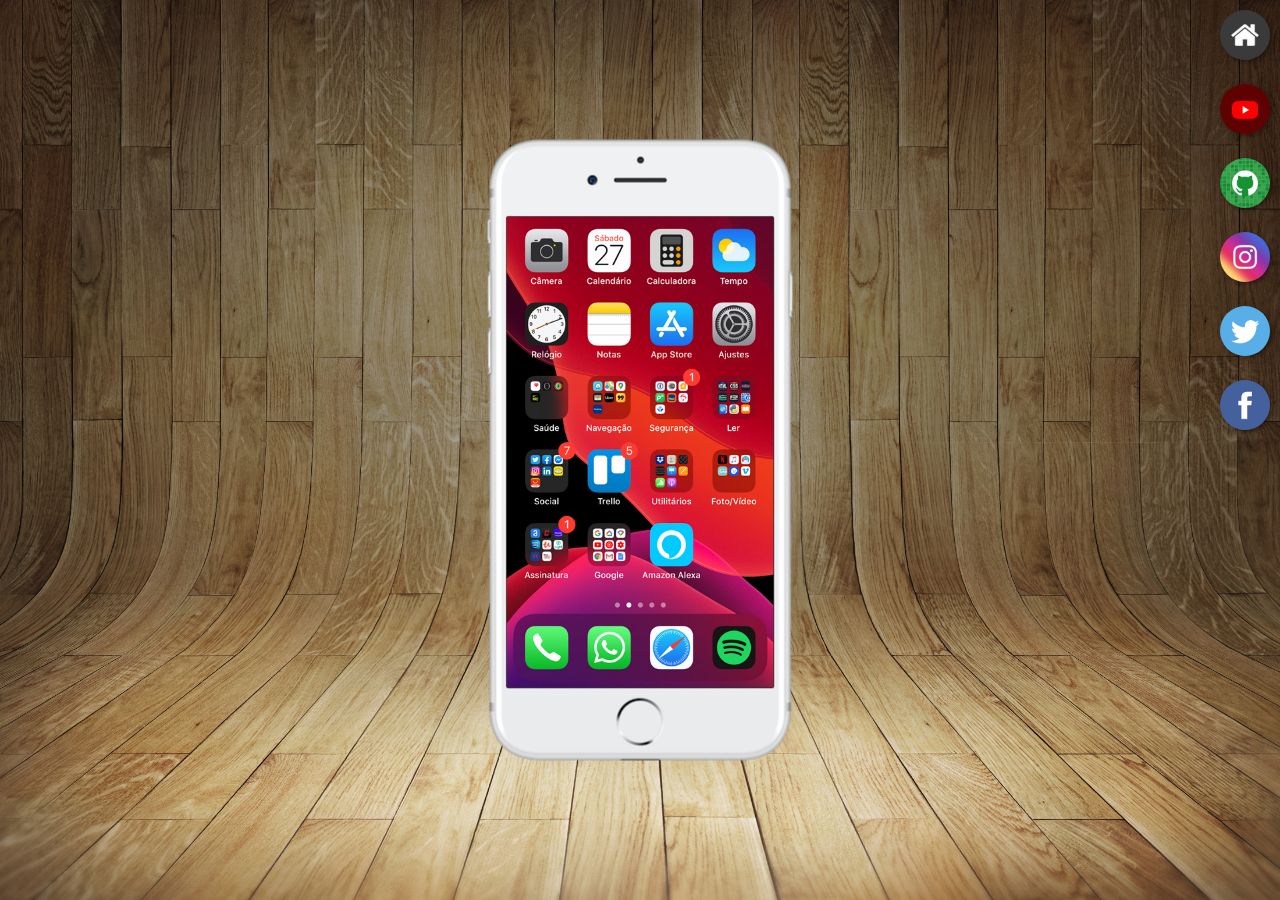
<file: index.html>
<!DOCTYPE html>
<html lang="pt-br">
<head>
    <meta charset="UTF-8">
    <meta name="viewport" content="width=device-width, initial-scale=1.0">
    <link rel="shortcut icon" href="favicon.ico" type="image/x-icon">
    <link rel="stylesheet" href="estilos/style.css">
    <title>Projeto Redes Sociais</title>
</head>
<body>
    <main>
        <section id="telefone">
            <iframe src="home.html" name="tela"  id="tela" frameborder="0">Seu navegador não é compatível com isso.</iframe>

        </section>

        <section id="redes-sociais">
            <a href="home.html" target="tela"><img src="imagens/logo-home.jpg" alt=""></a> <br>
            <a href="youtube.html" target="tela"><img src="imagens/logo-youtube.jpg" alt="YouTube"></a> <br>
            <a href="github.html" target="tela"><img src="imagens/logo-github.jpg" alt="GitHUb"></a> <br>
            <a href="instagram.html" target="tela"><img src="imagens/logo-instagram.jpg" alt="Instagram"></a> <br>
            <a href="twitter.html" target="tela"><img src="imagens/logo-twitter.jpg" alt="Twitter"></a> <br>
            <a href="facebook.html" target="tela"><img src="imagens/logo-facebook.jpg" alt="Facebook"></a> <br>

        </section>
    </main>
    
</body>
</html>
</file>
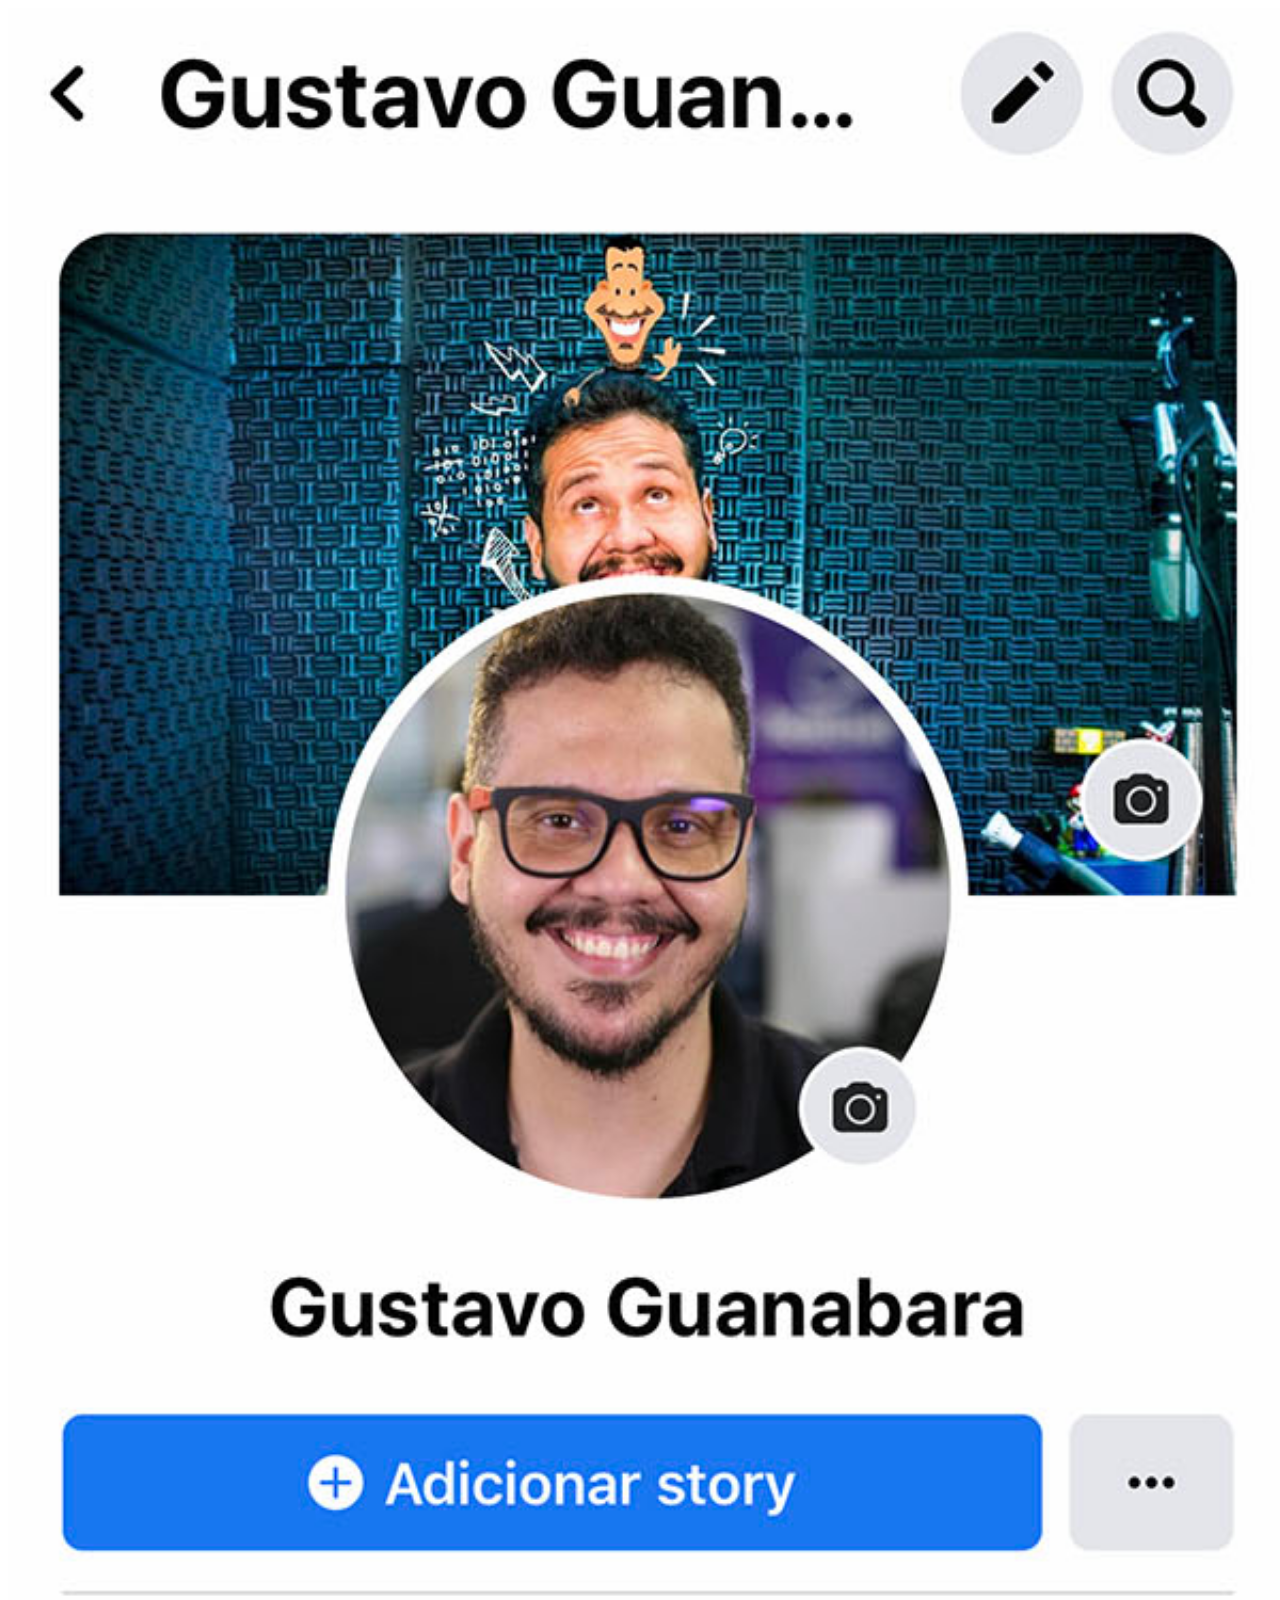
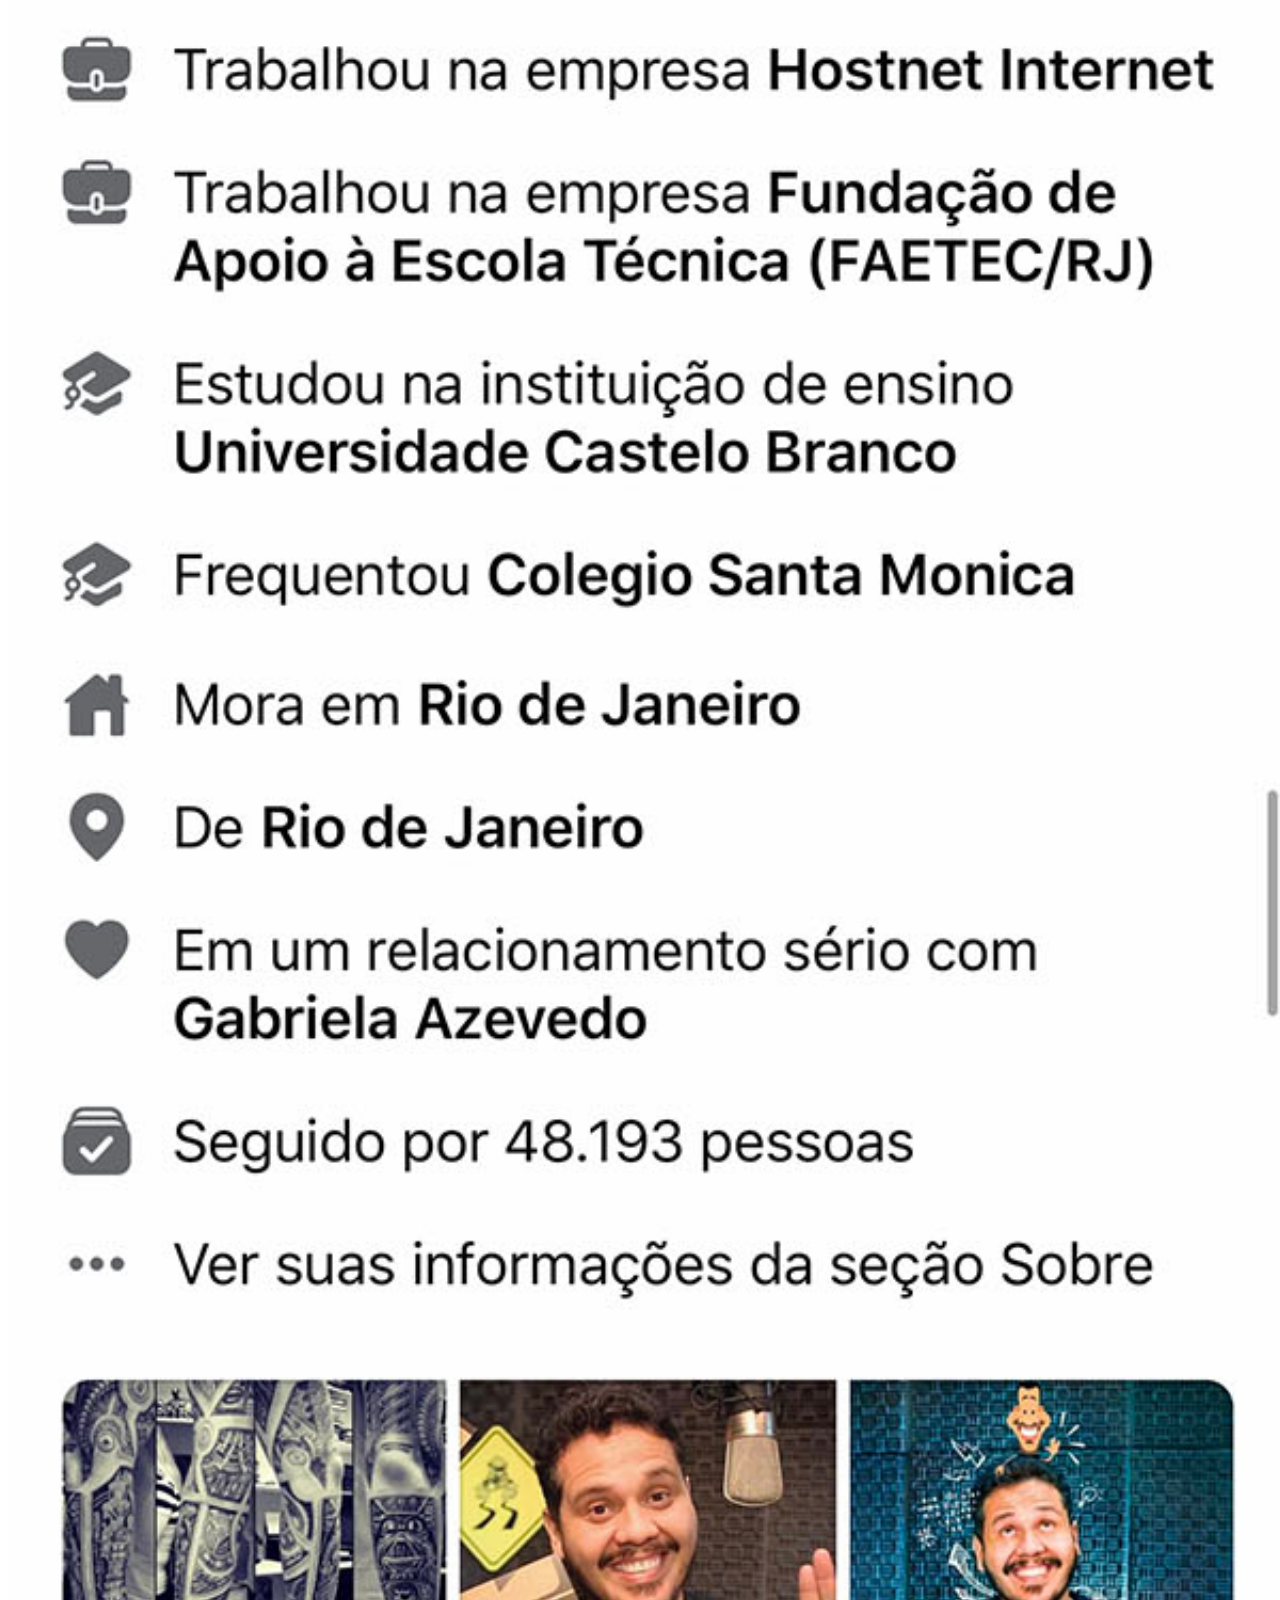
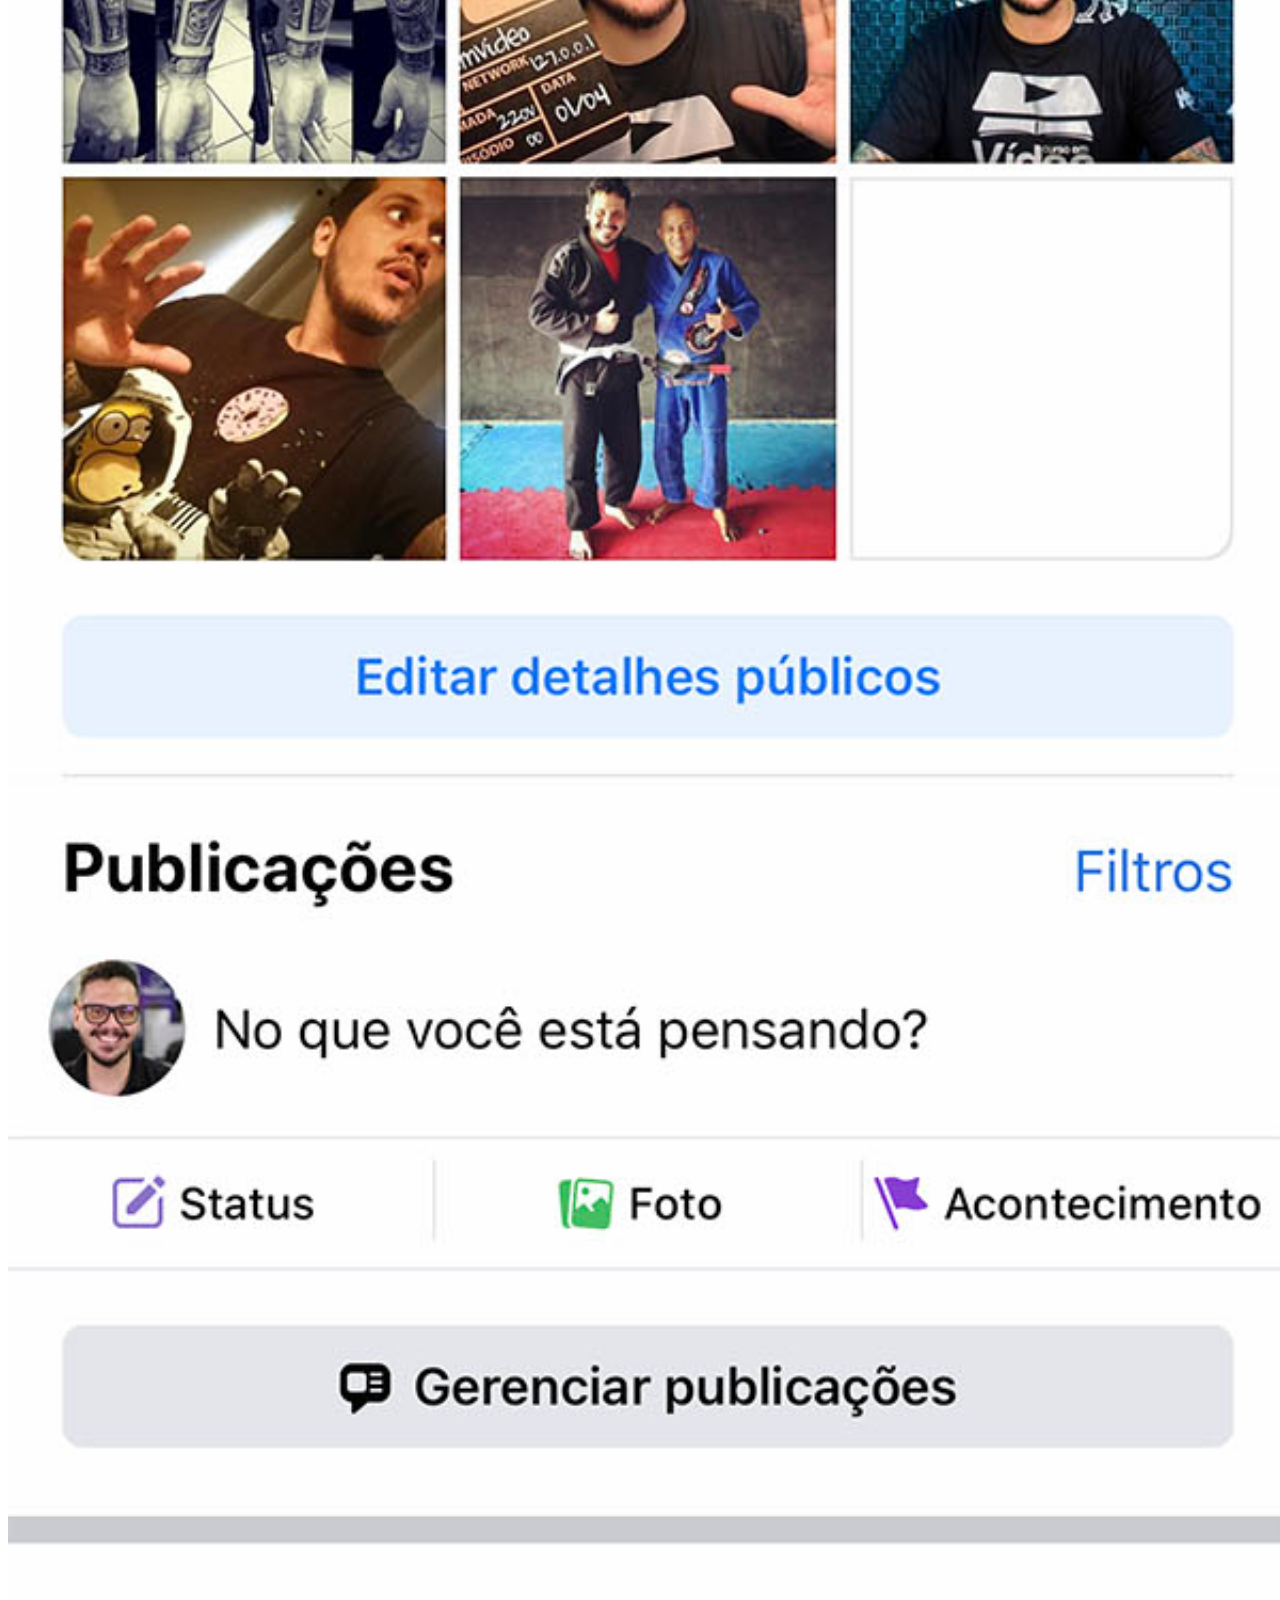
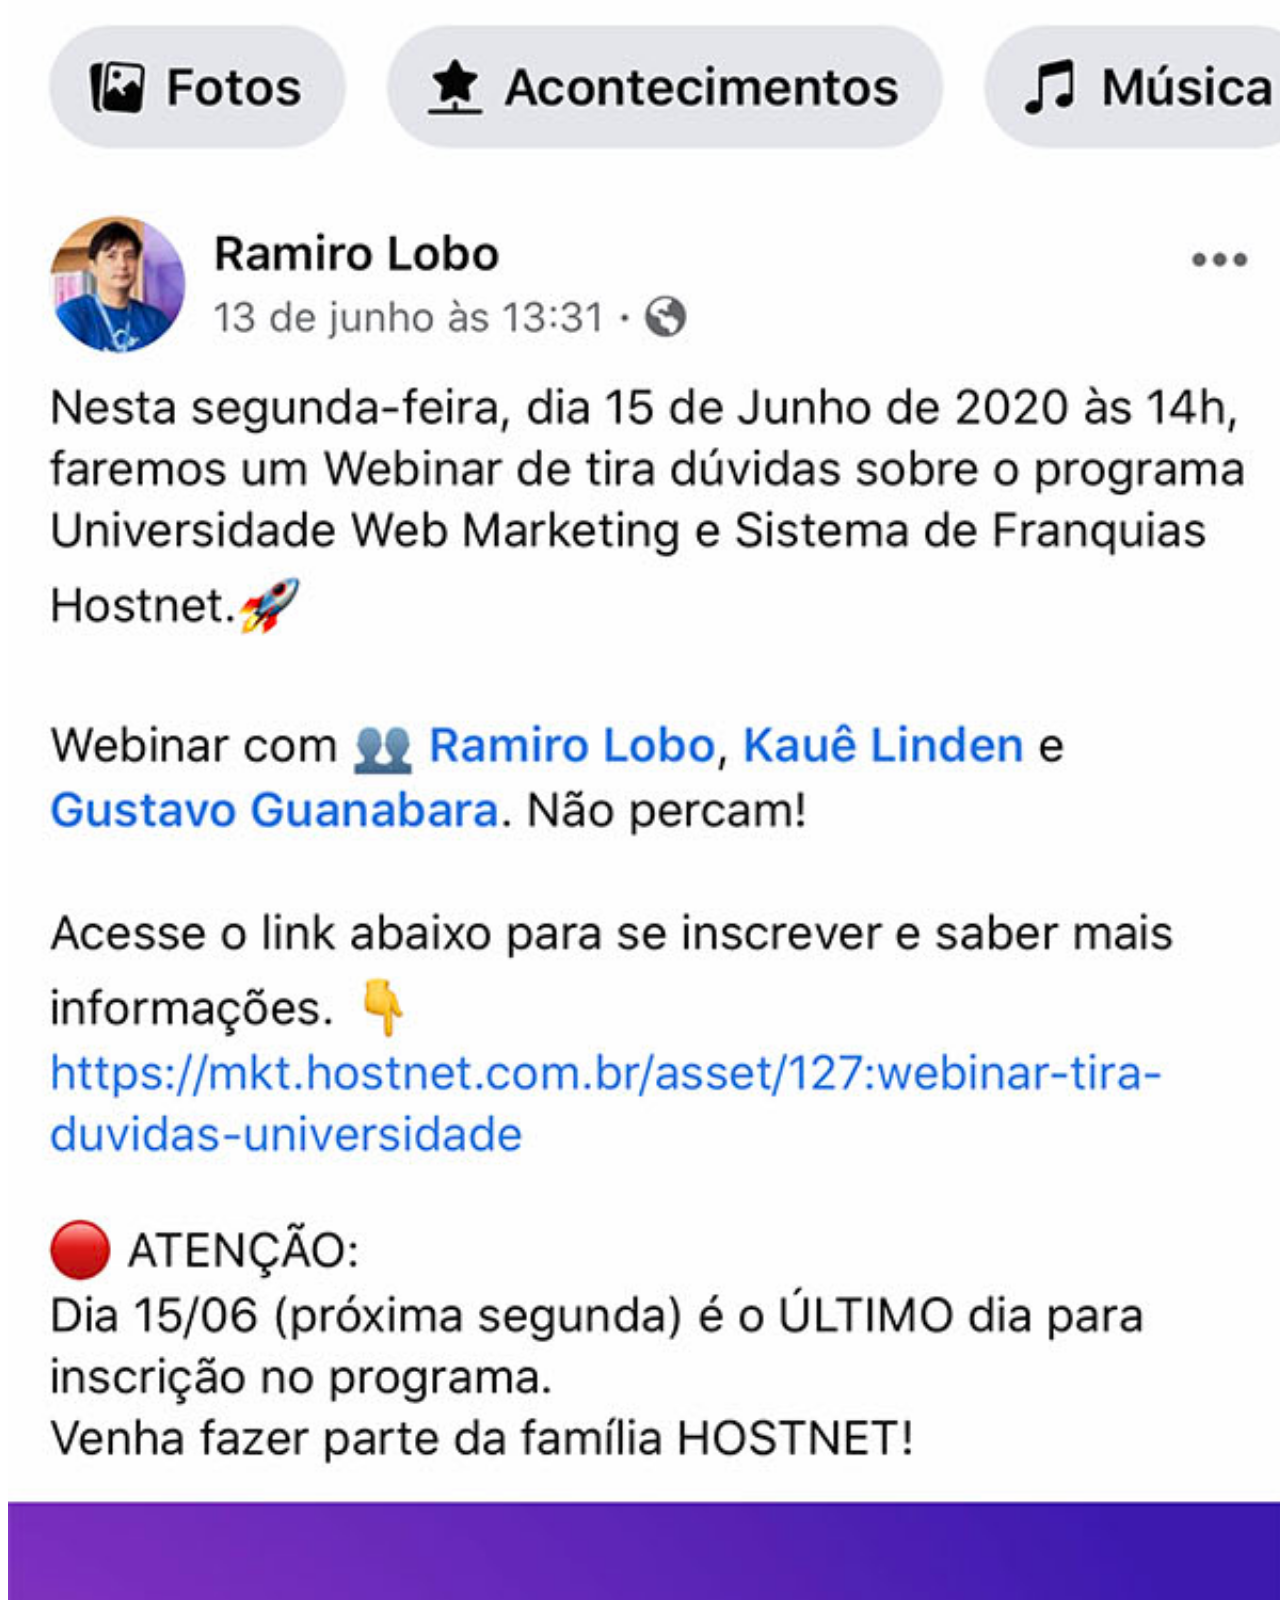
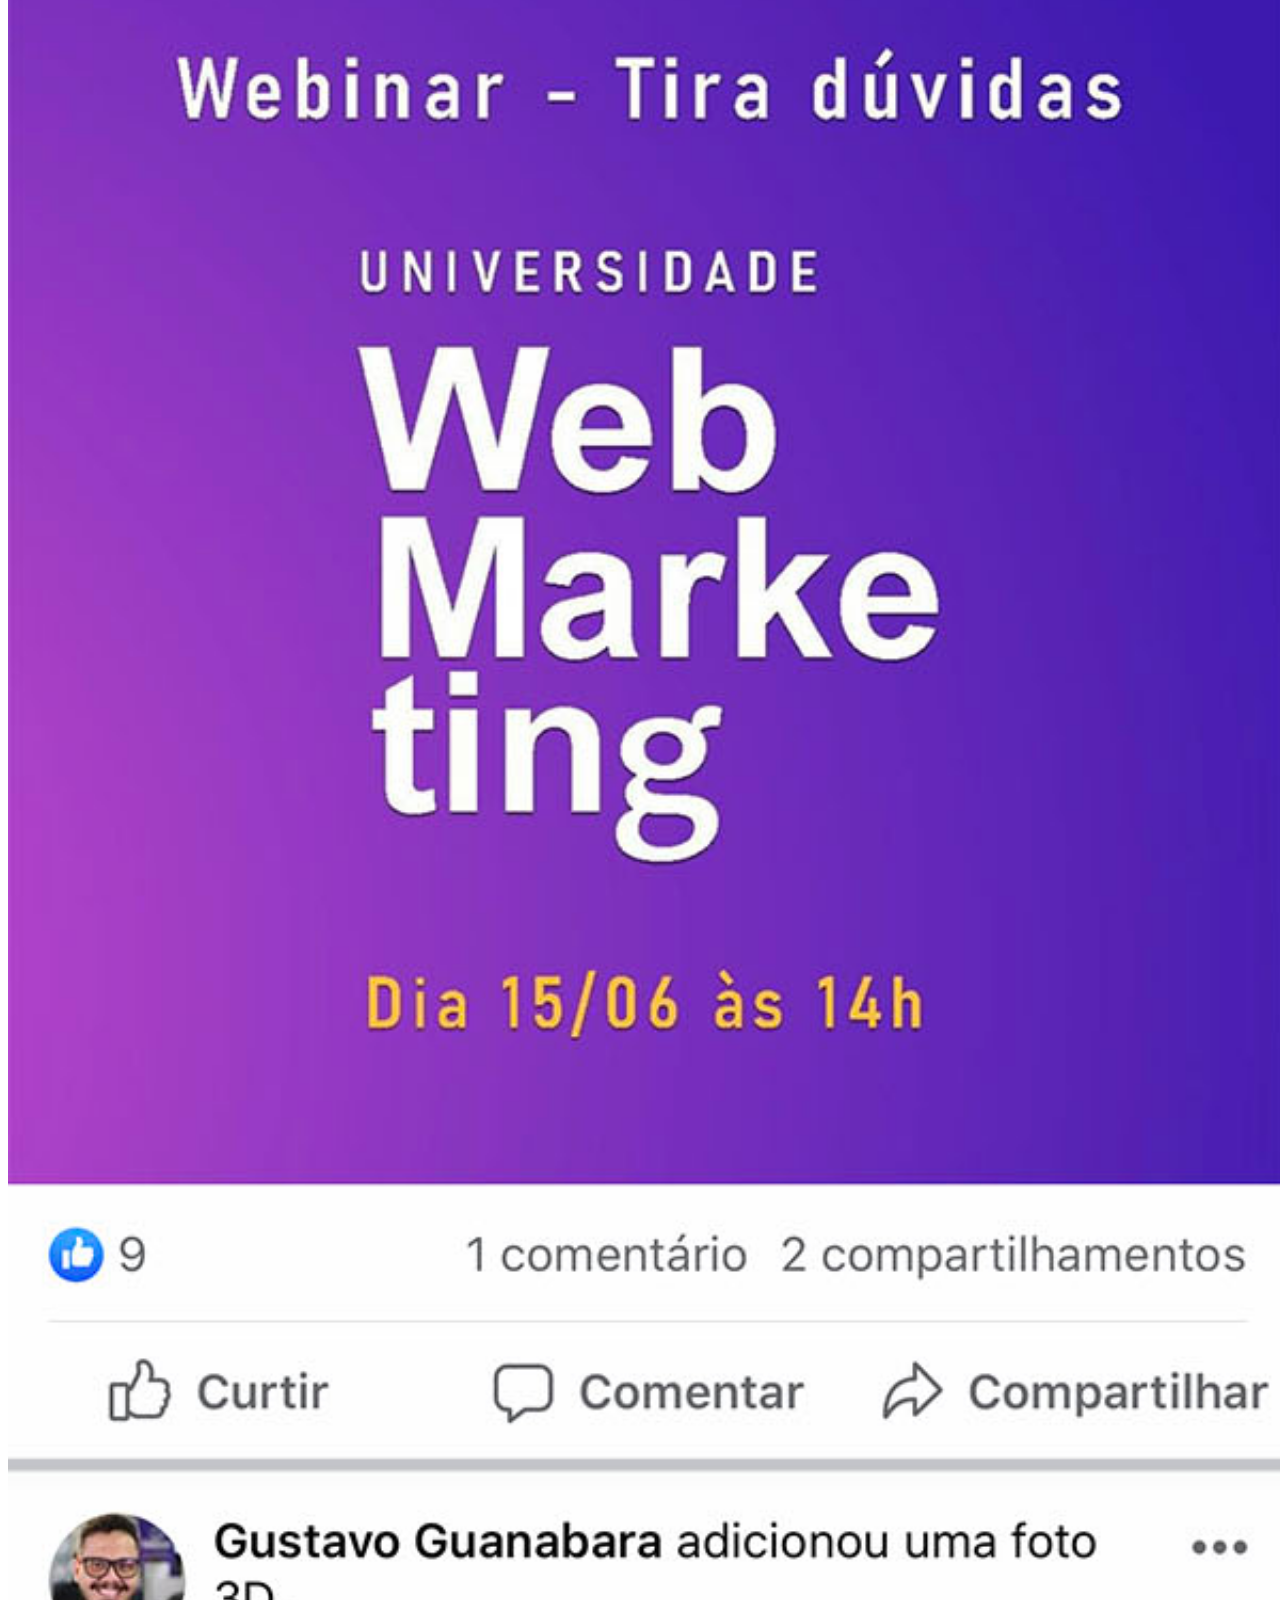
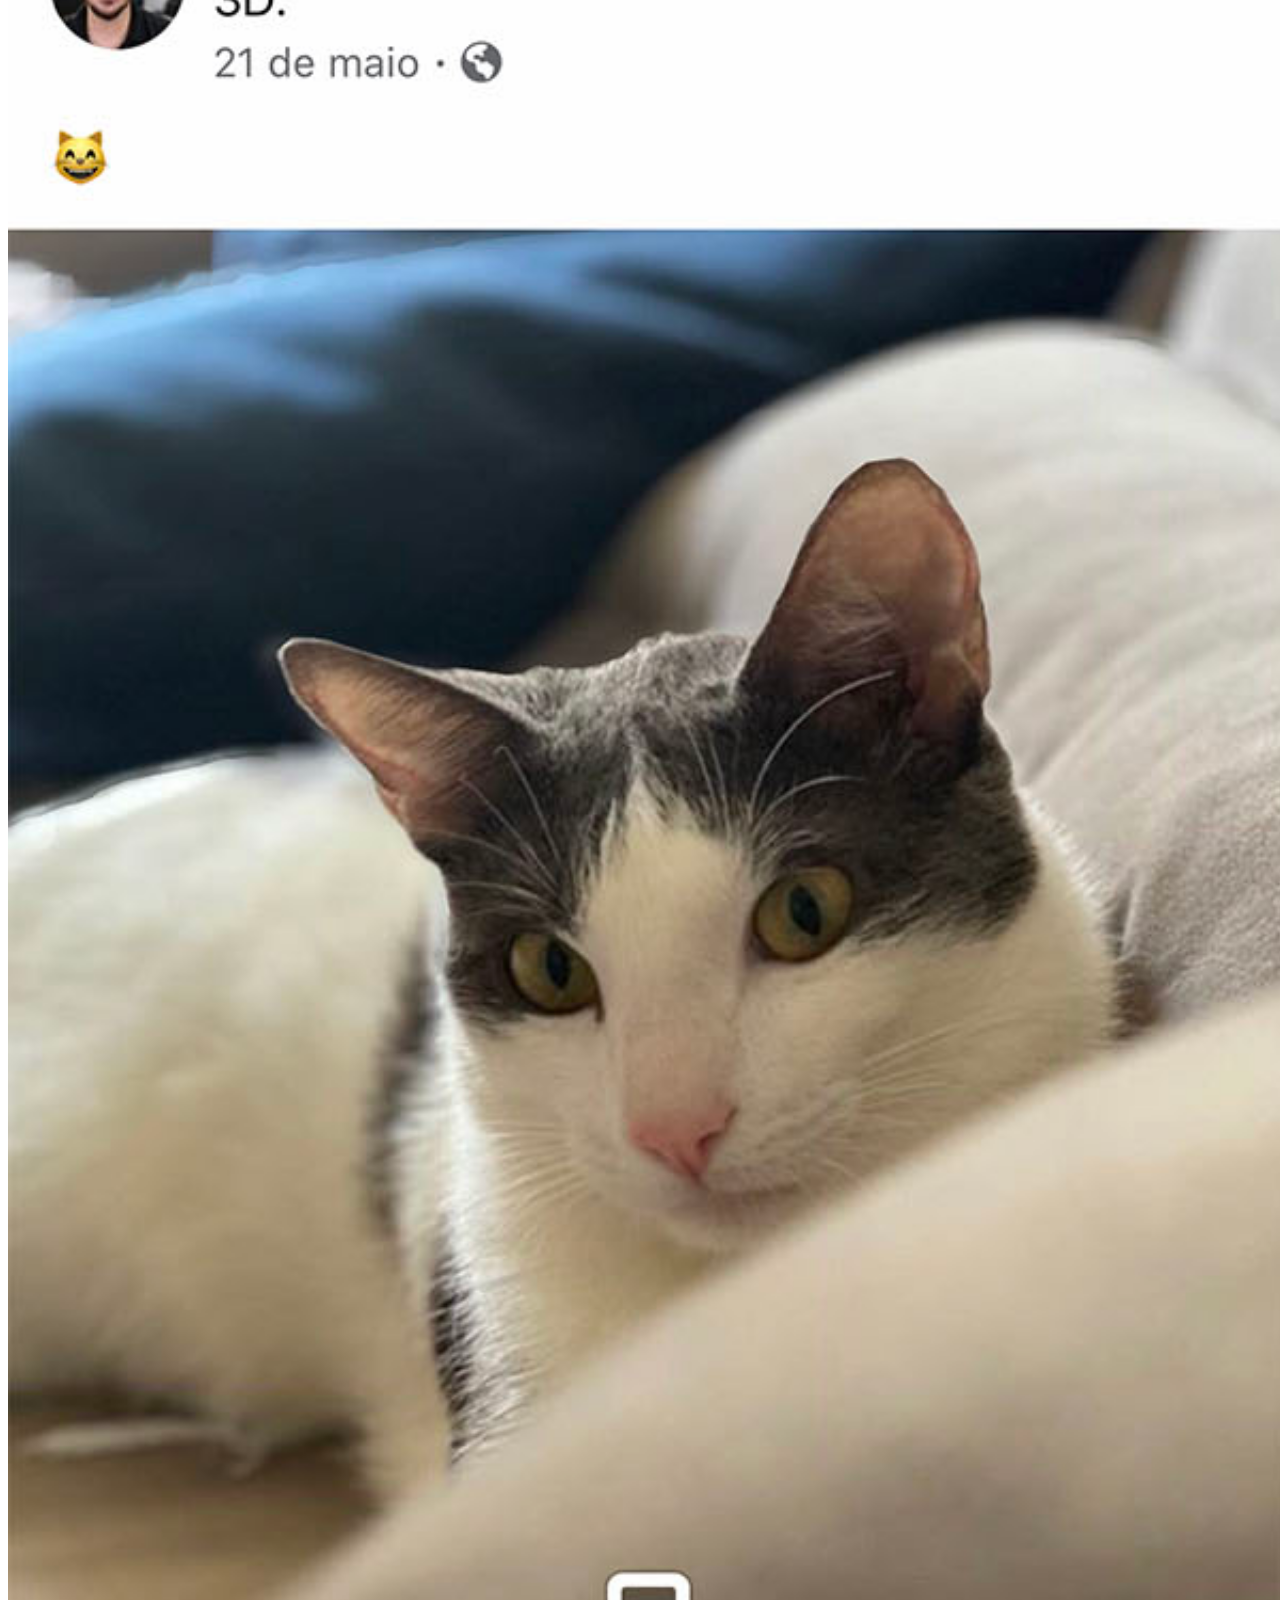
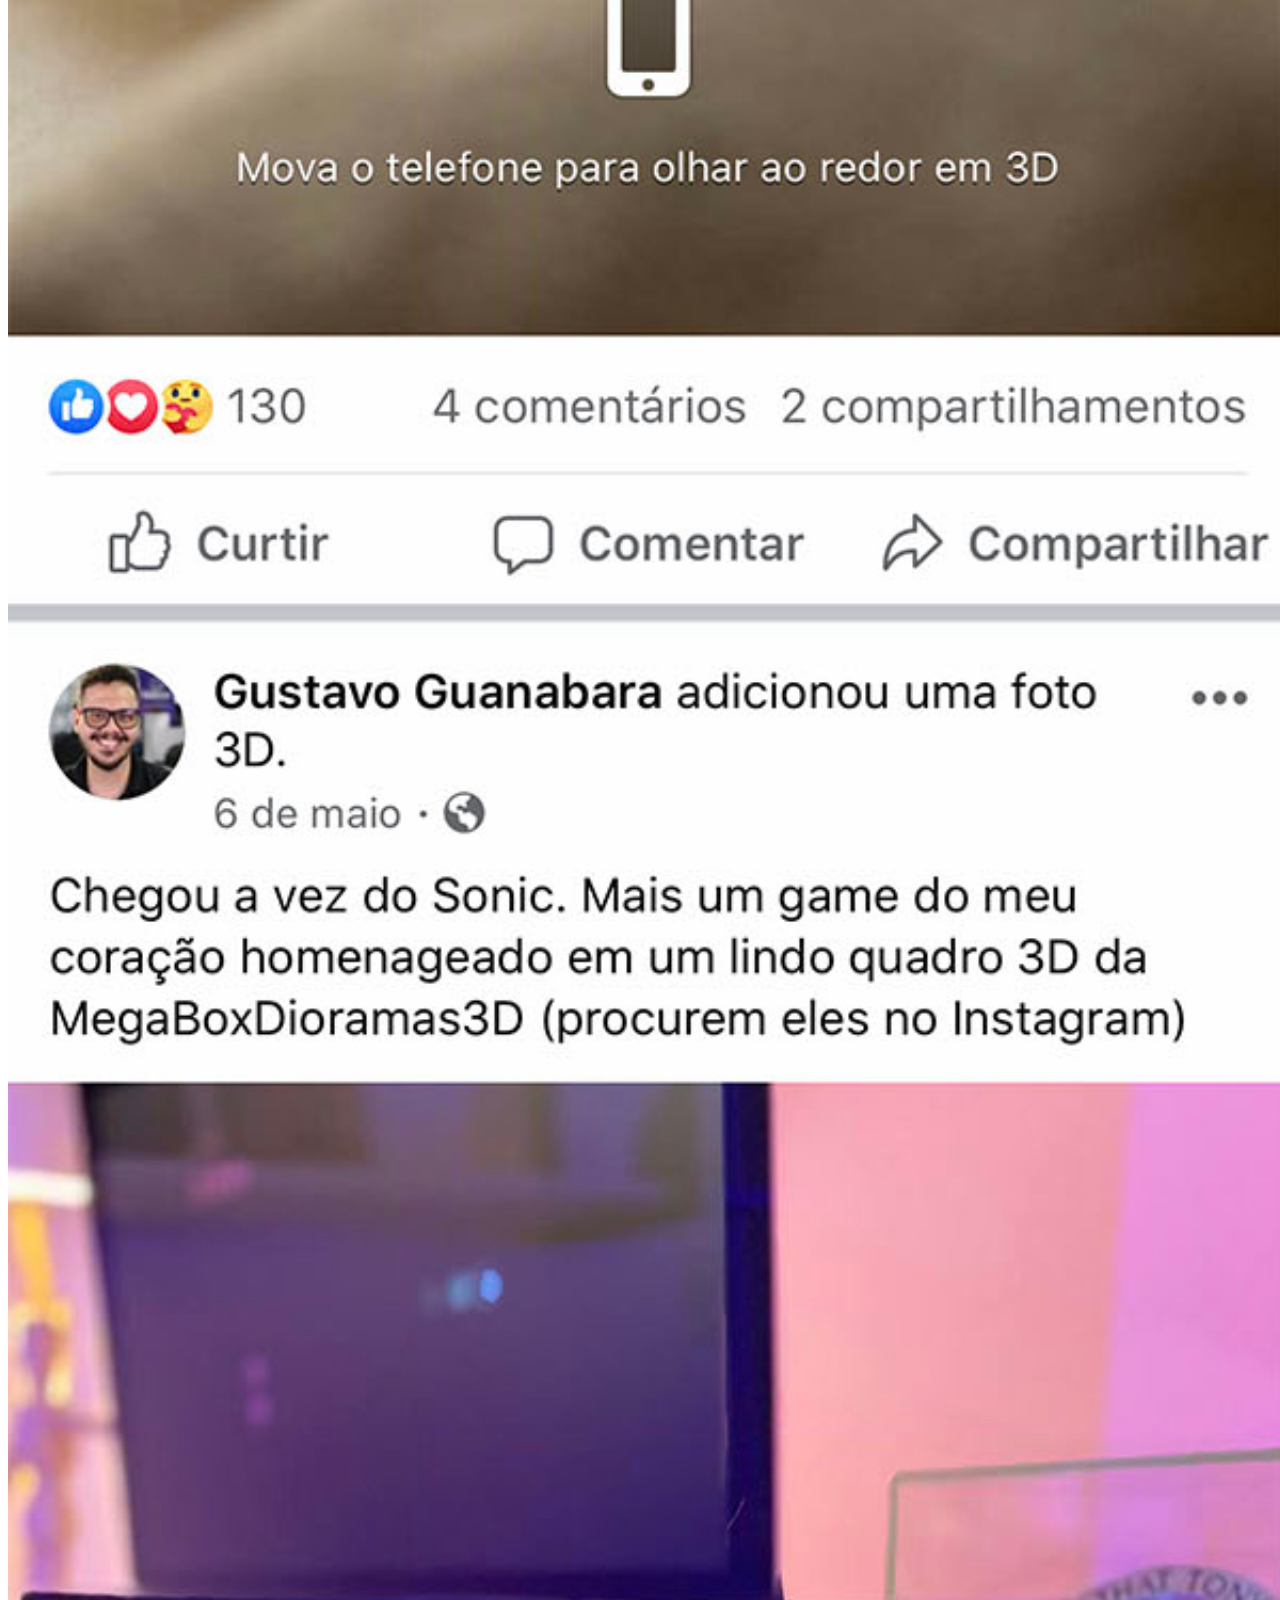
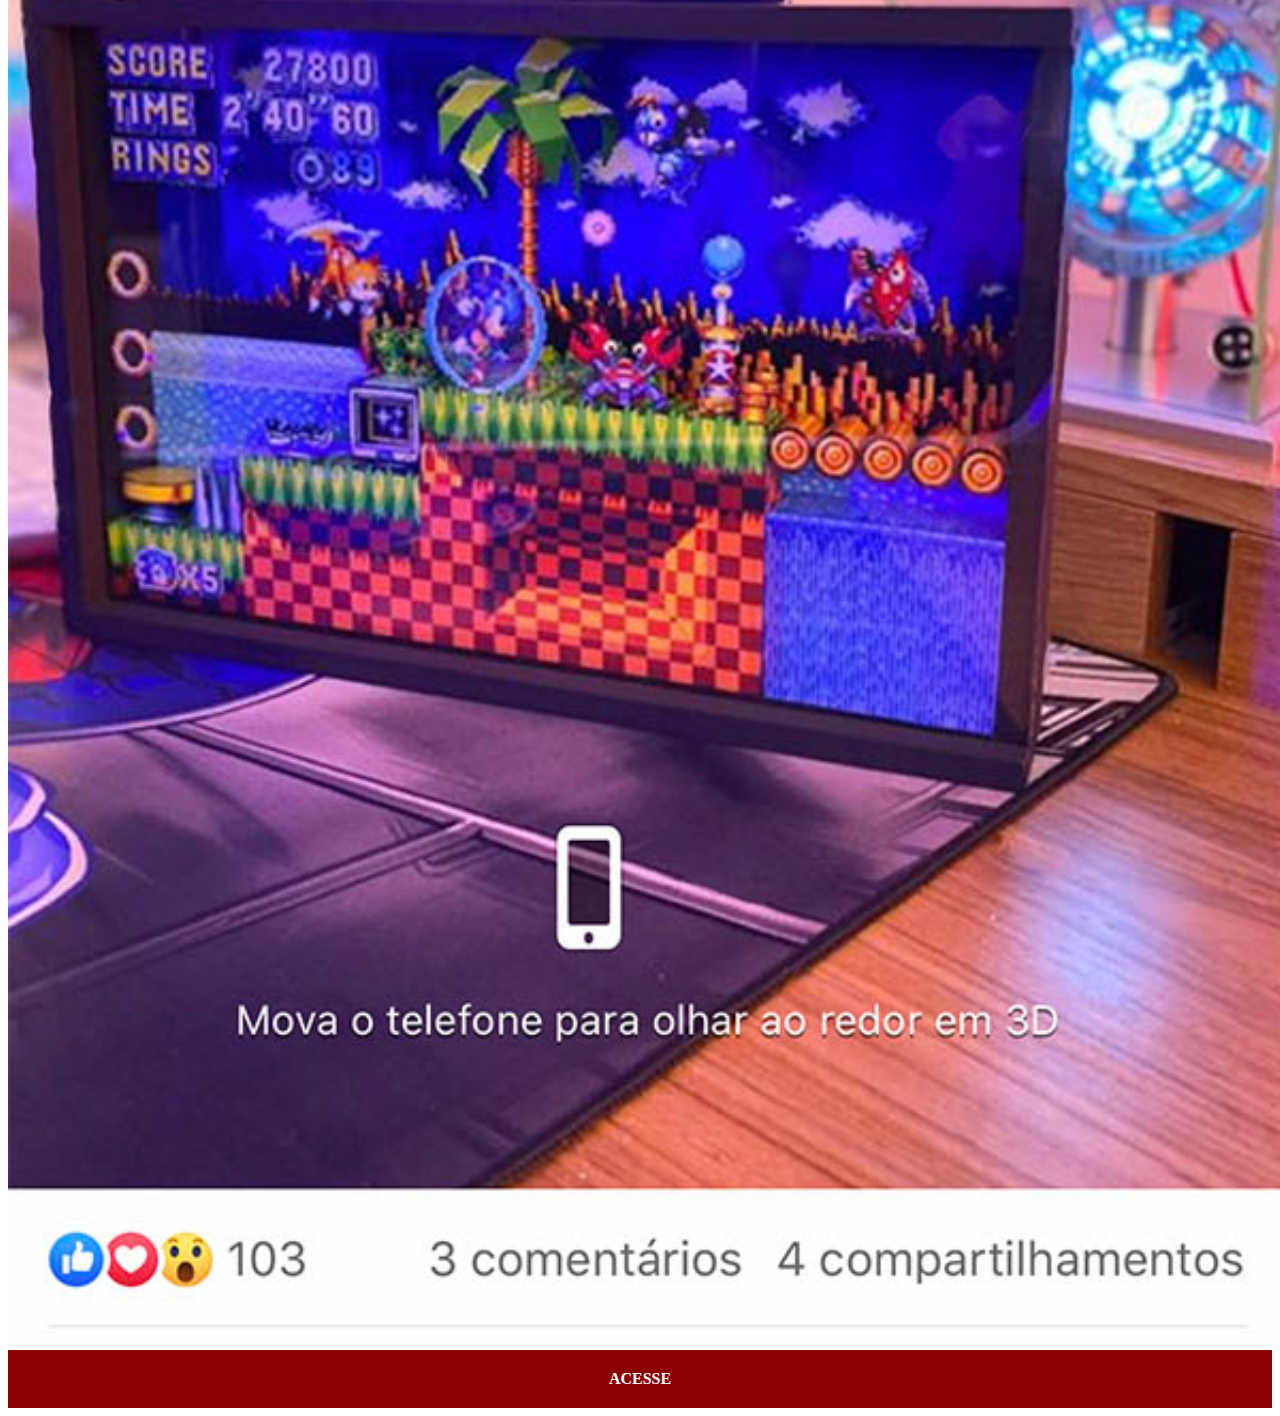
<file: facebook.html>
<!DOCTYPE html>
<html lang="pt-br">
<head>
    <meta charset="UTF-8">
    <meta name="viewport" content="width=device-width, initial-scale=1.0">
    <title>Facebook</title>
    <link rel="stylesheet" href="estilos/social.css">
</head>
<body>
    <img src="imagens/tela-facebook.jpg" alt="Facebook">
    <a href="https://www.facebook.com/" target="_blank">ACESSE</a>
    
</body>
</html>
</file>
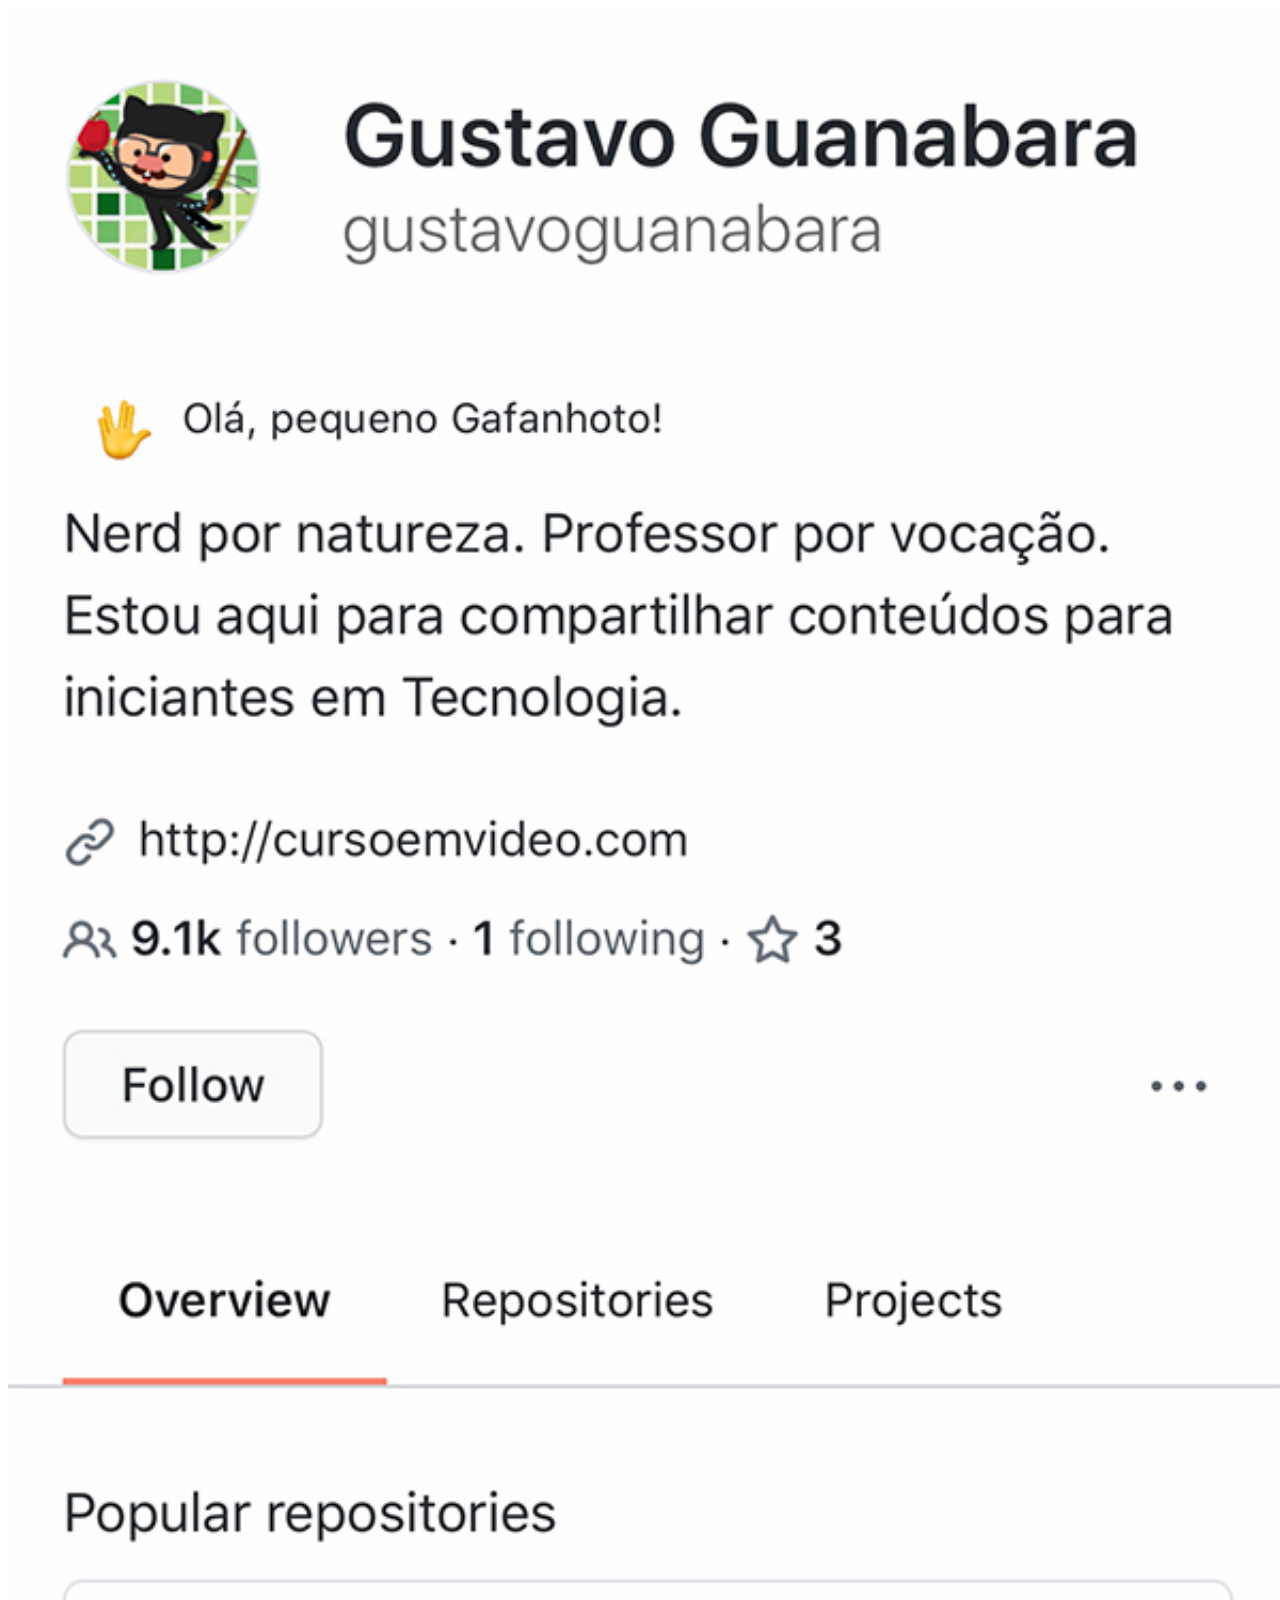
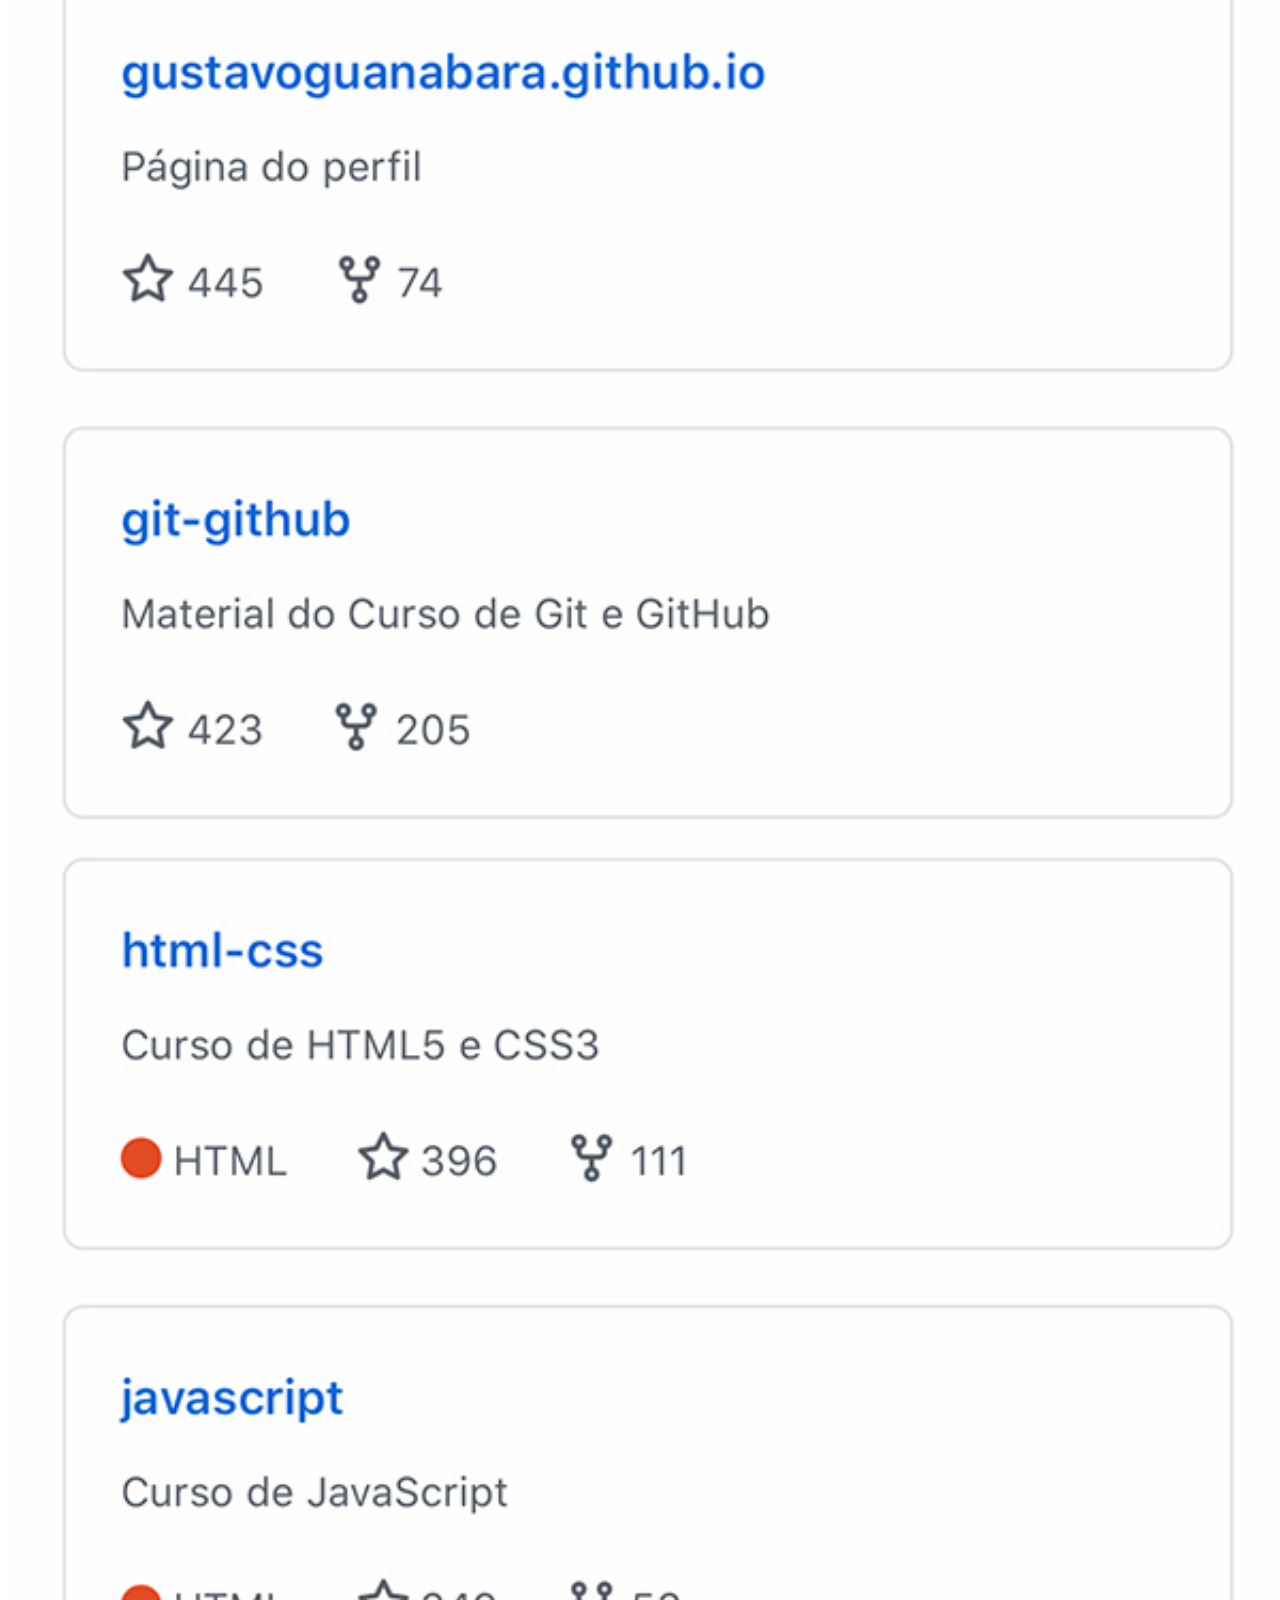
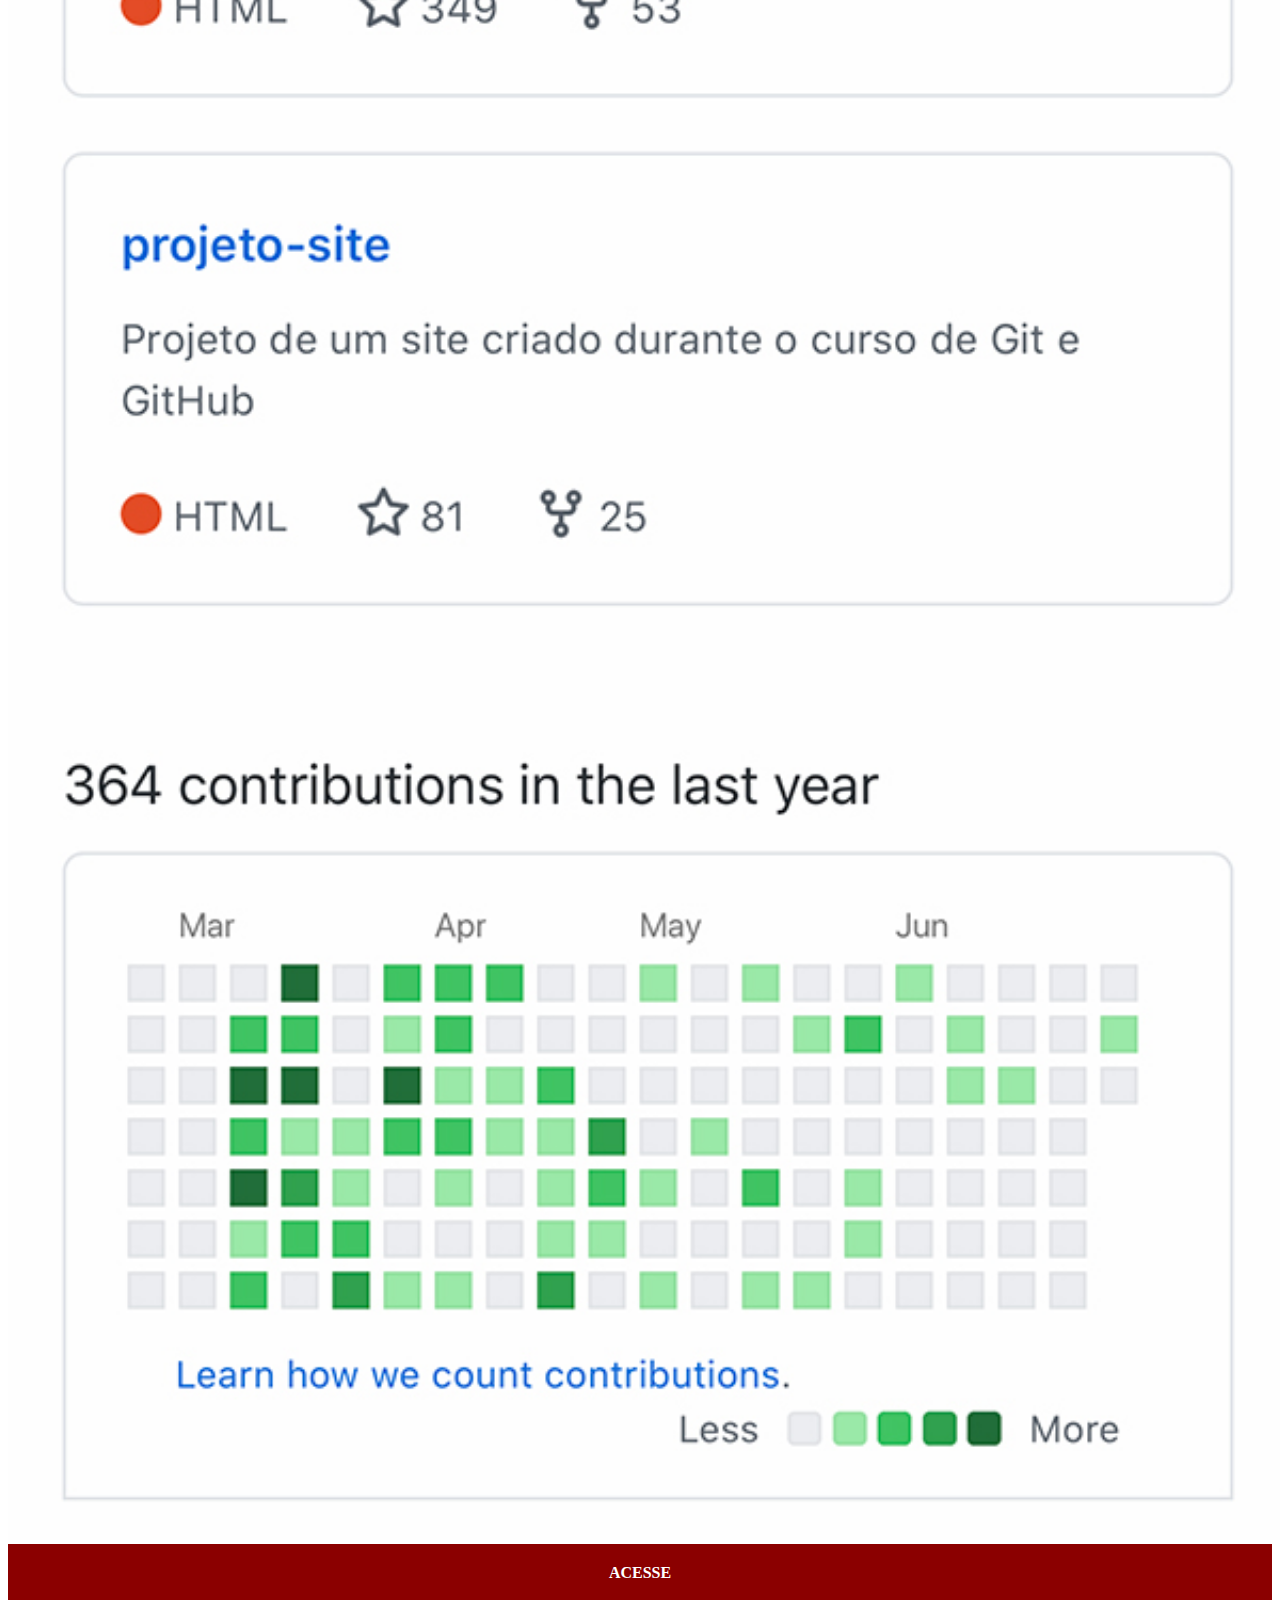
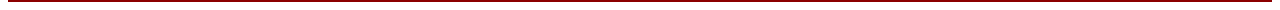
<file: github.html>
<!DOCTYPE html>
<html lang="pt-br">
<head>
    <meta charset="UTF-8">
    <meta name="viewport" content="width=device-width, initial-scale=1.0">
    <title>GitHub</title>
    <link rel="stylesheet" href="estilos/social.css">
</head>
<body>
    <img src="imagens/tela-github.jpg" alt="GitHub">
    <a href="https://github.com/tiagomineiro" target="_blank">ACESSE</a>
    
</body>
</html>
</file>
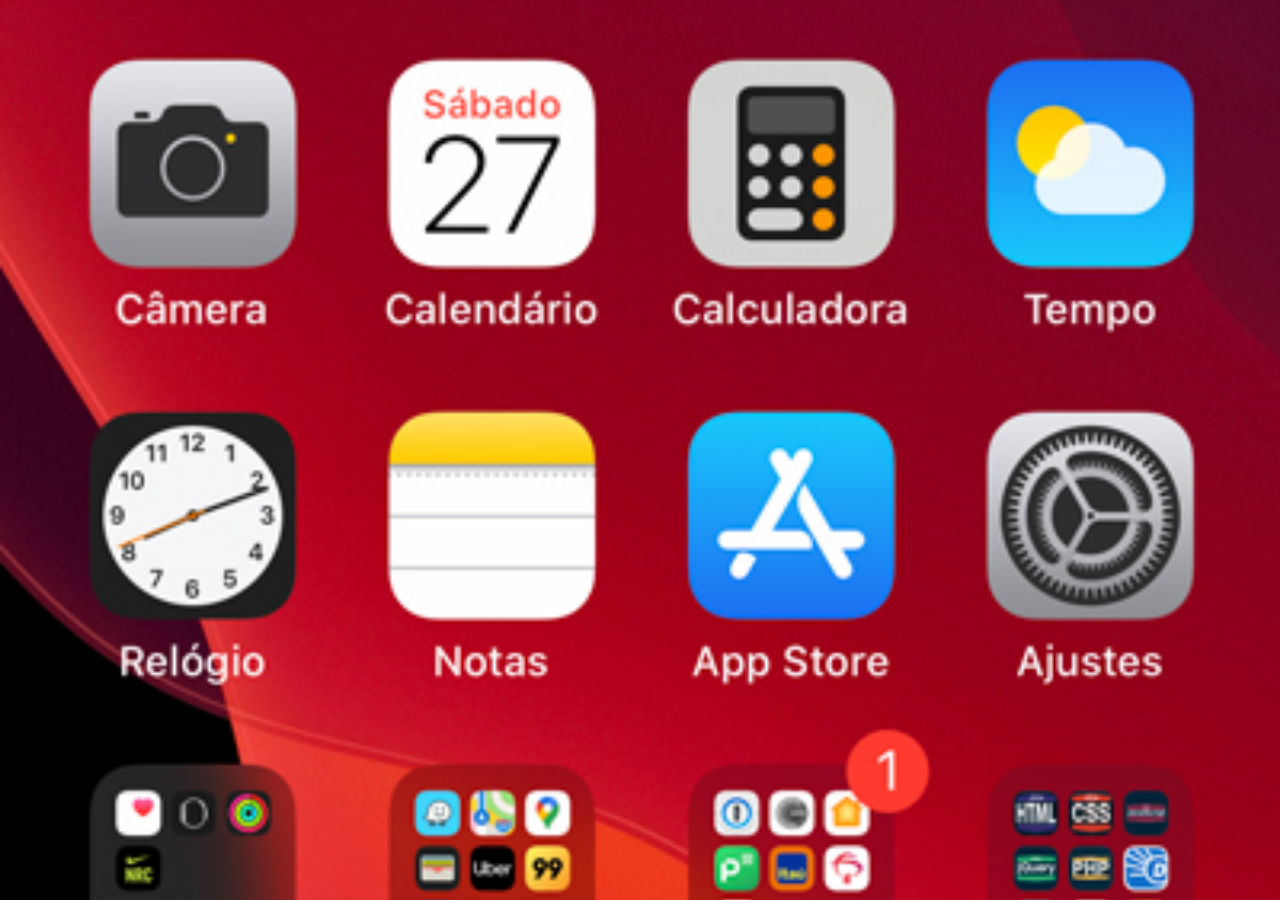
<file: home.html>
<!DOCTYPE html>
<html lang="pt-br">
<head>
    <meta charset="UTF-8">
    <meta name="viewport" content="width=device-width, initial-scale=1.0">
    <title>Home</title>
</head>

<style>
    * {
        margin: 0px;
        padding: 0px;
    }

    body {
        width: 100vw;
        height: 100vh;
        background: black url('imagens/tela-home.jpg') no-repeat top center;
        background-size: cover;
    }
</style>
<body>
    
</body>
</html>
</file>
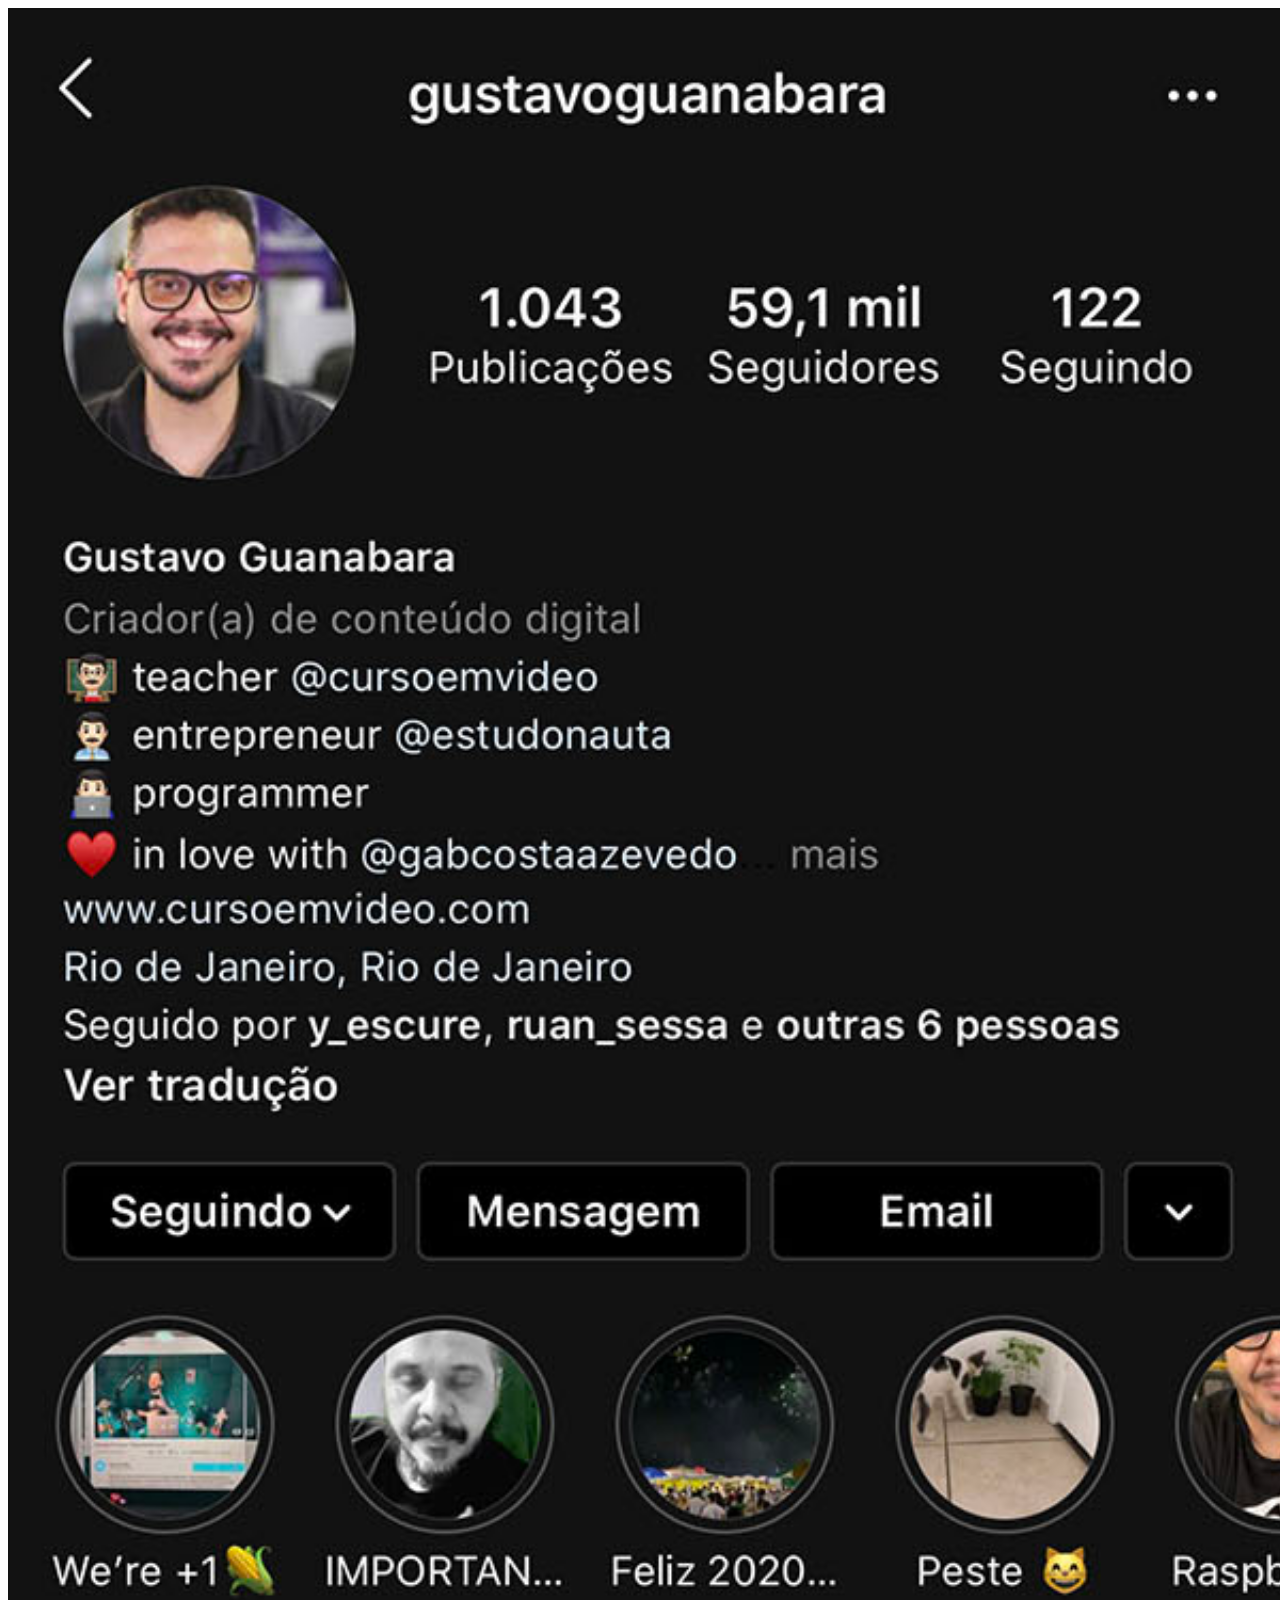
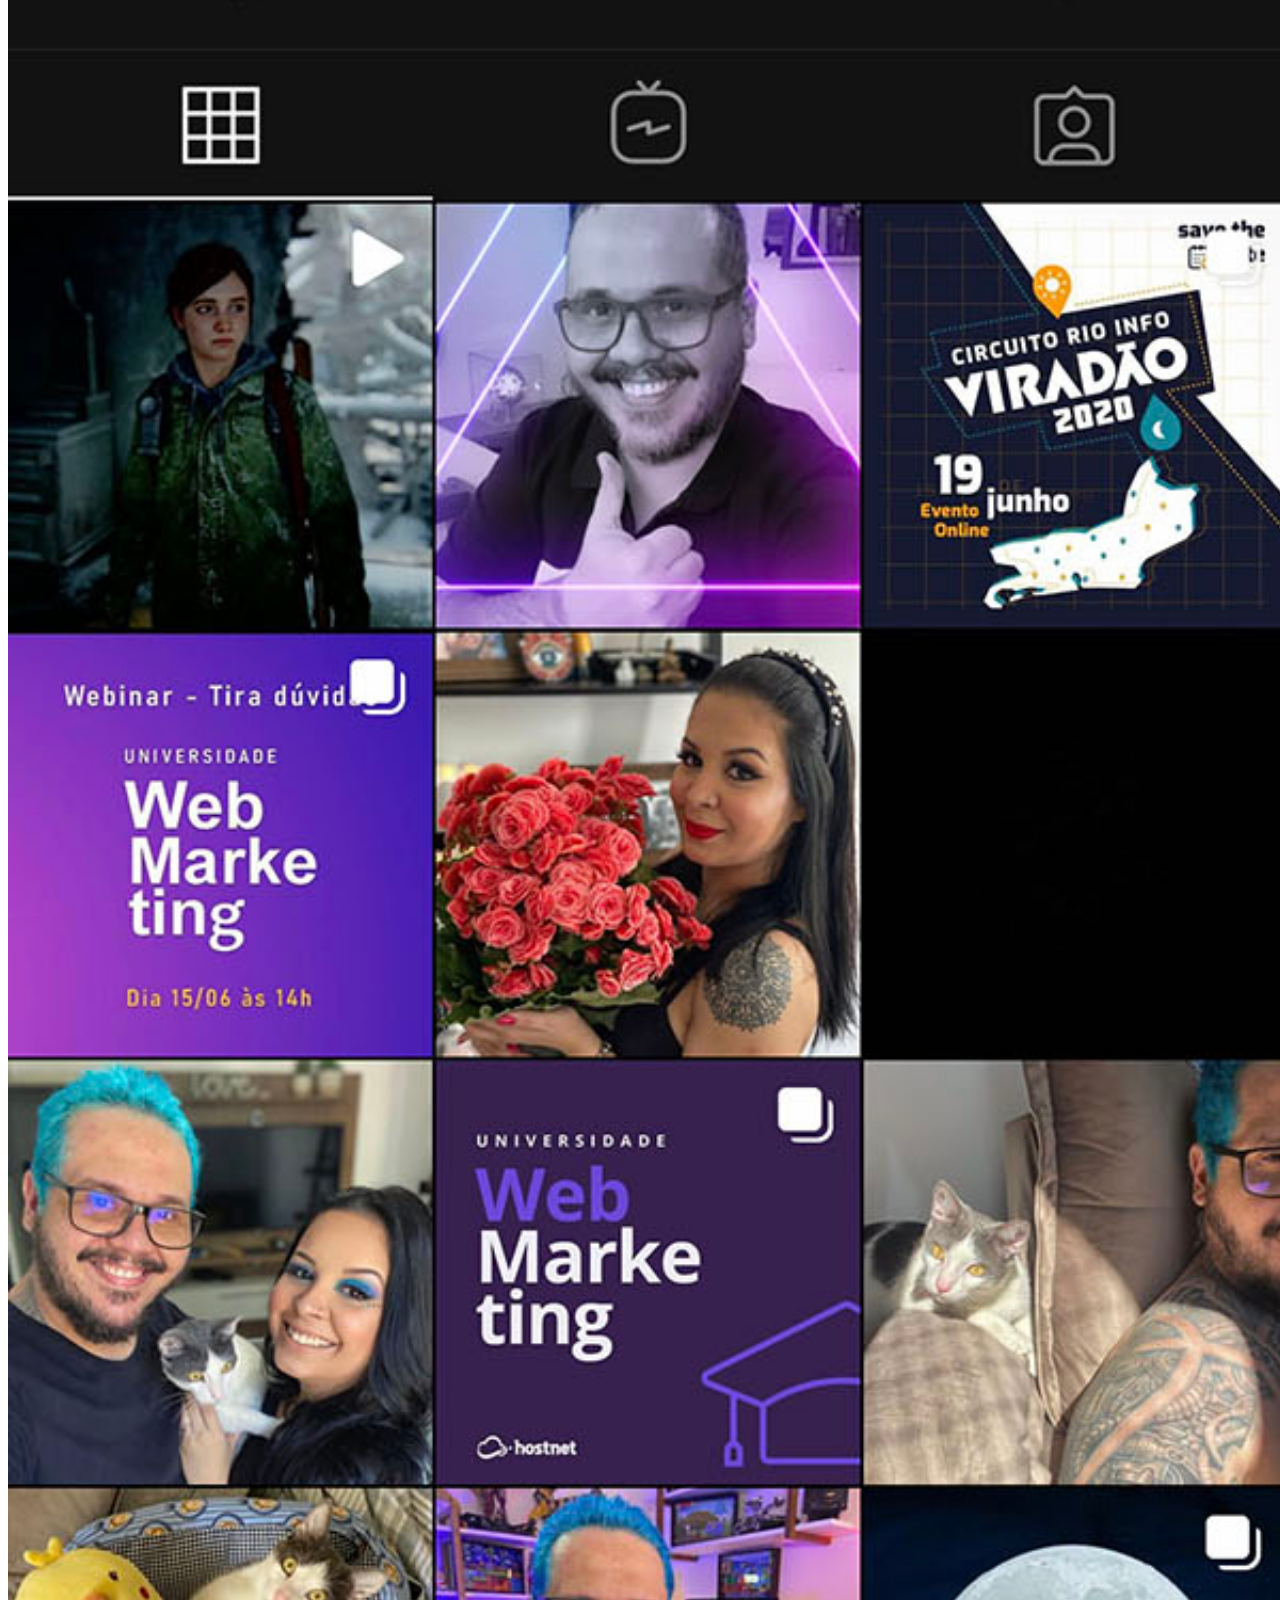
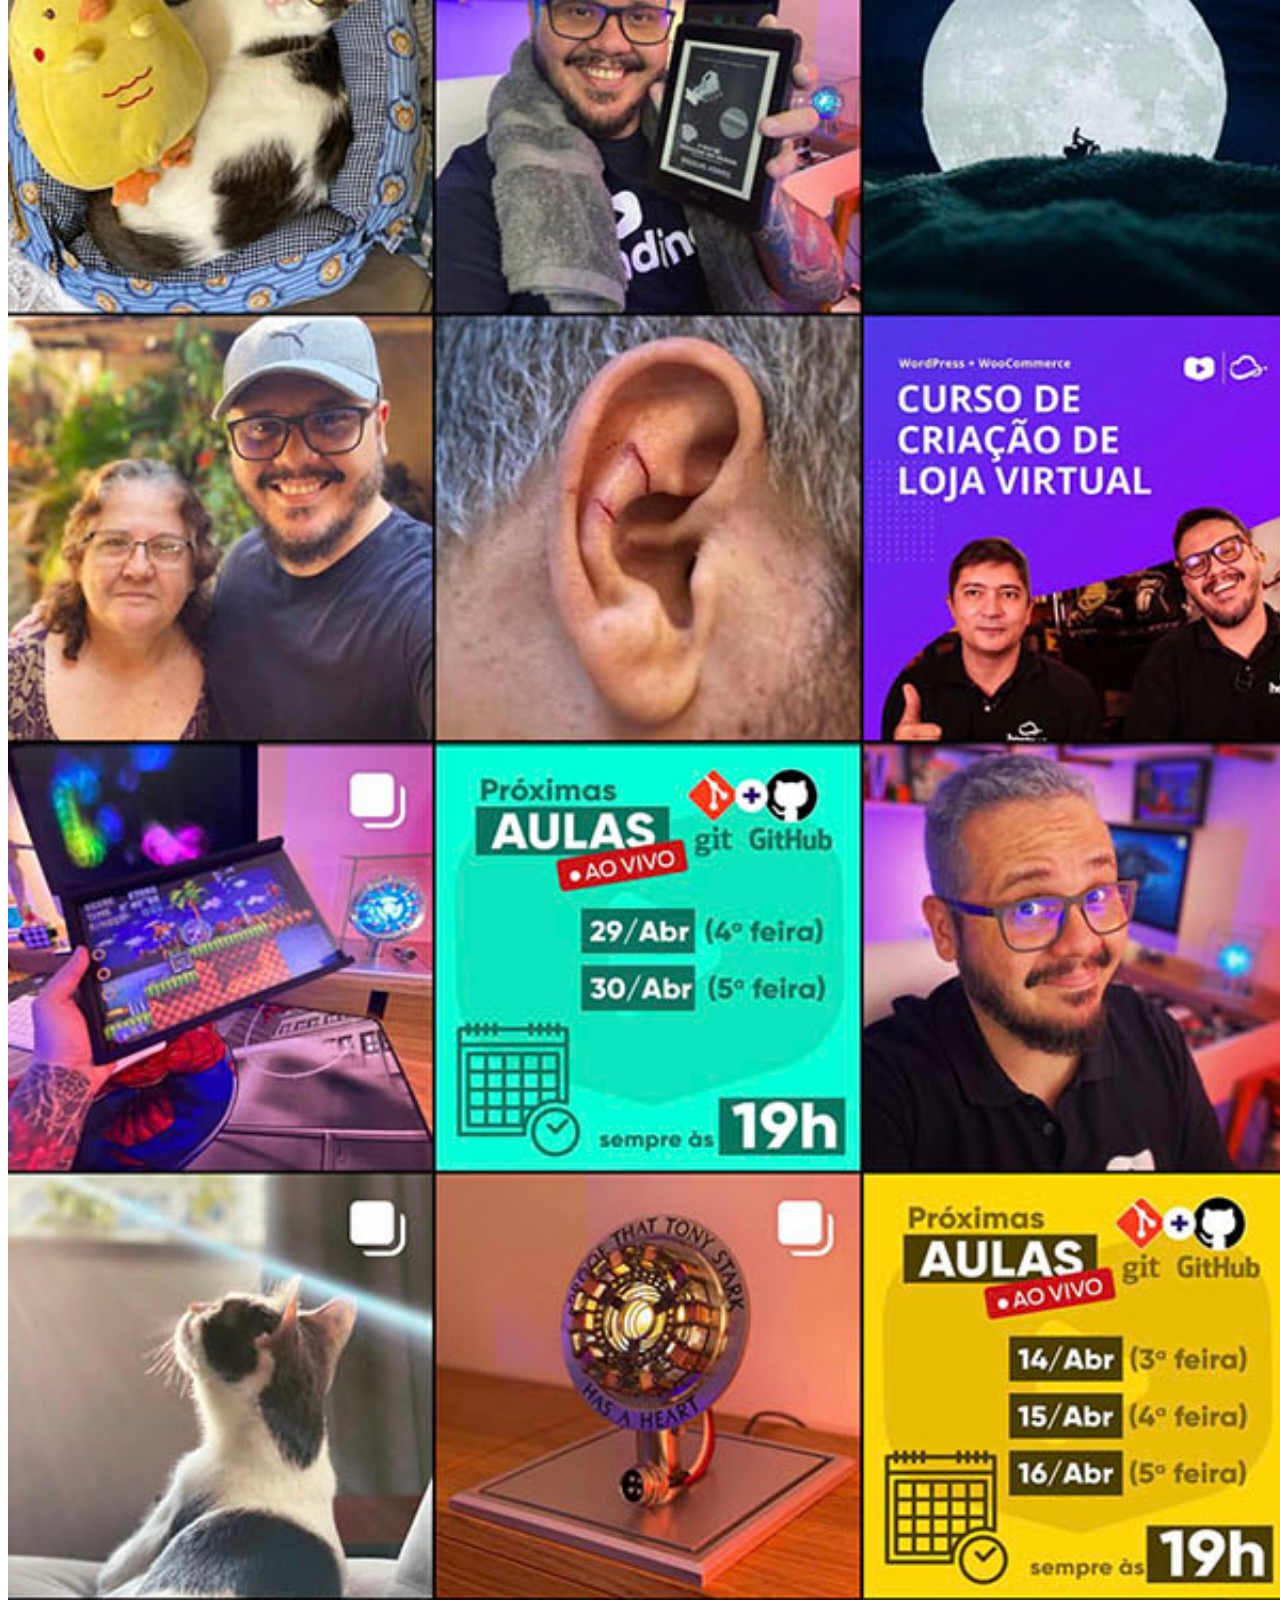
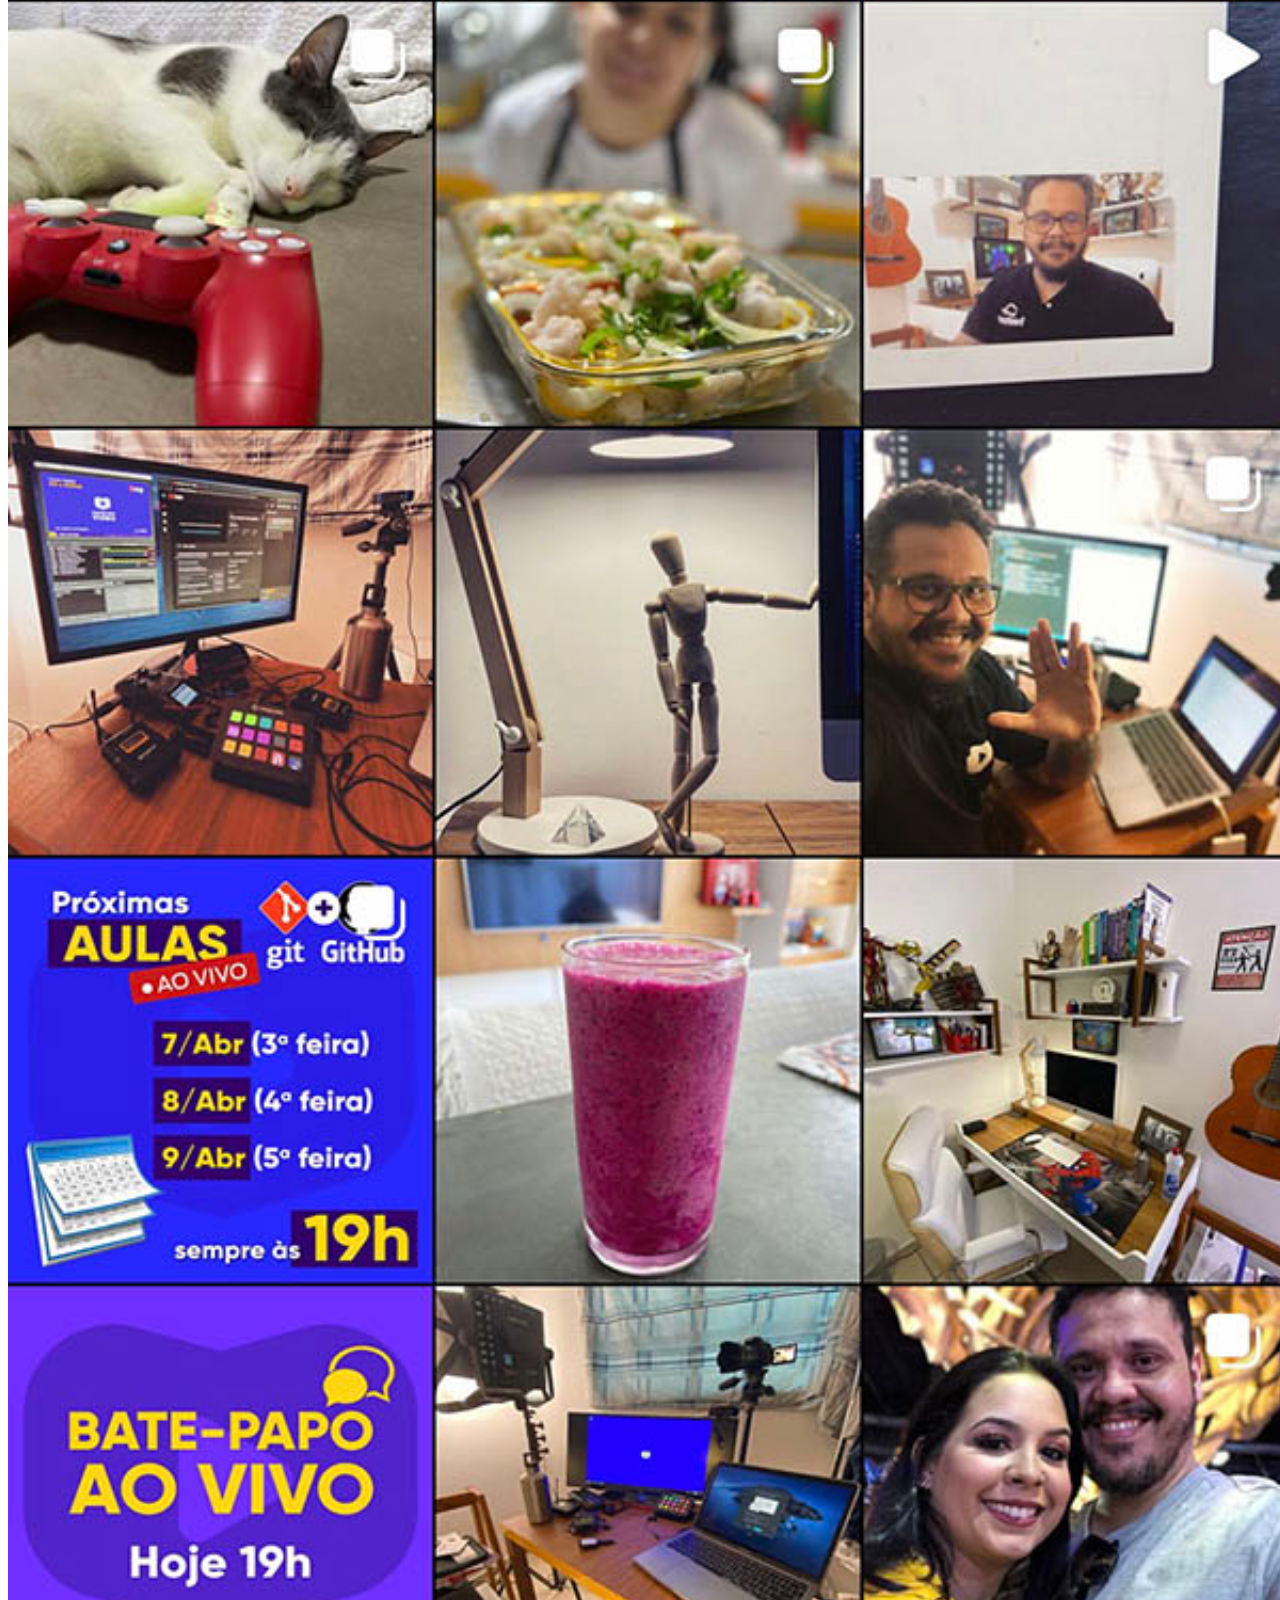
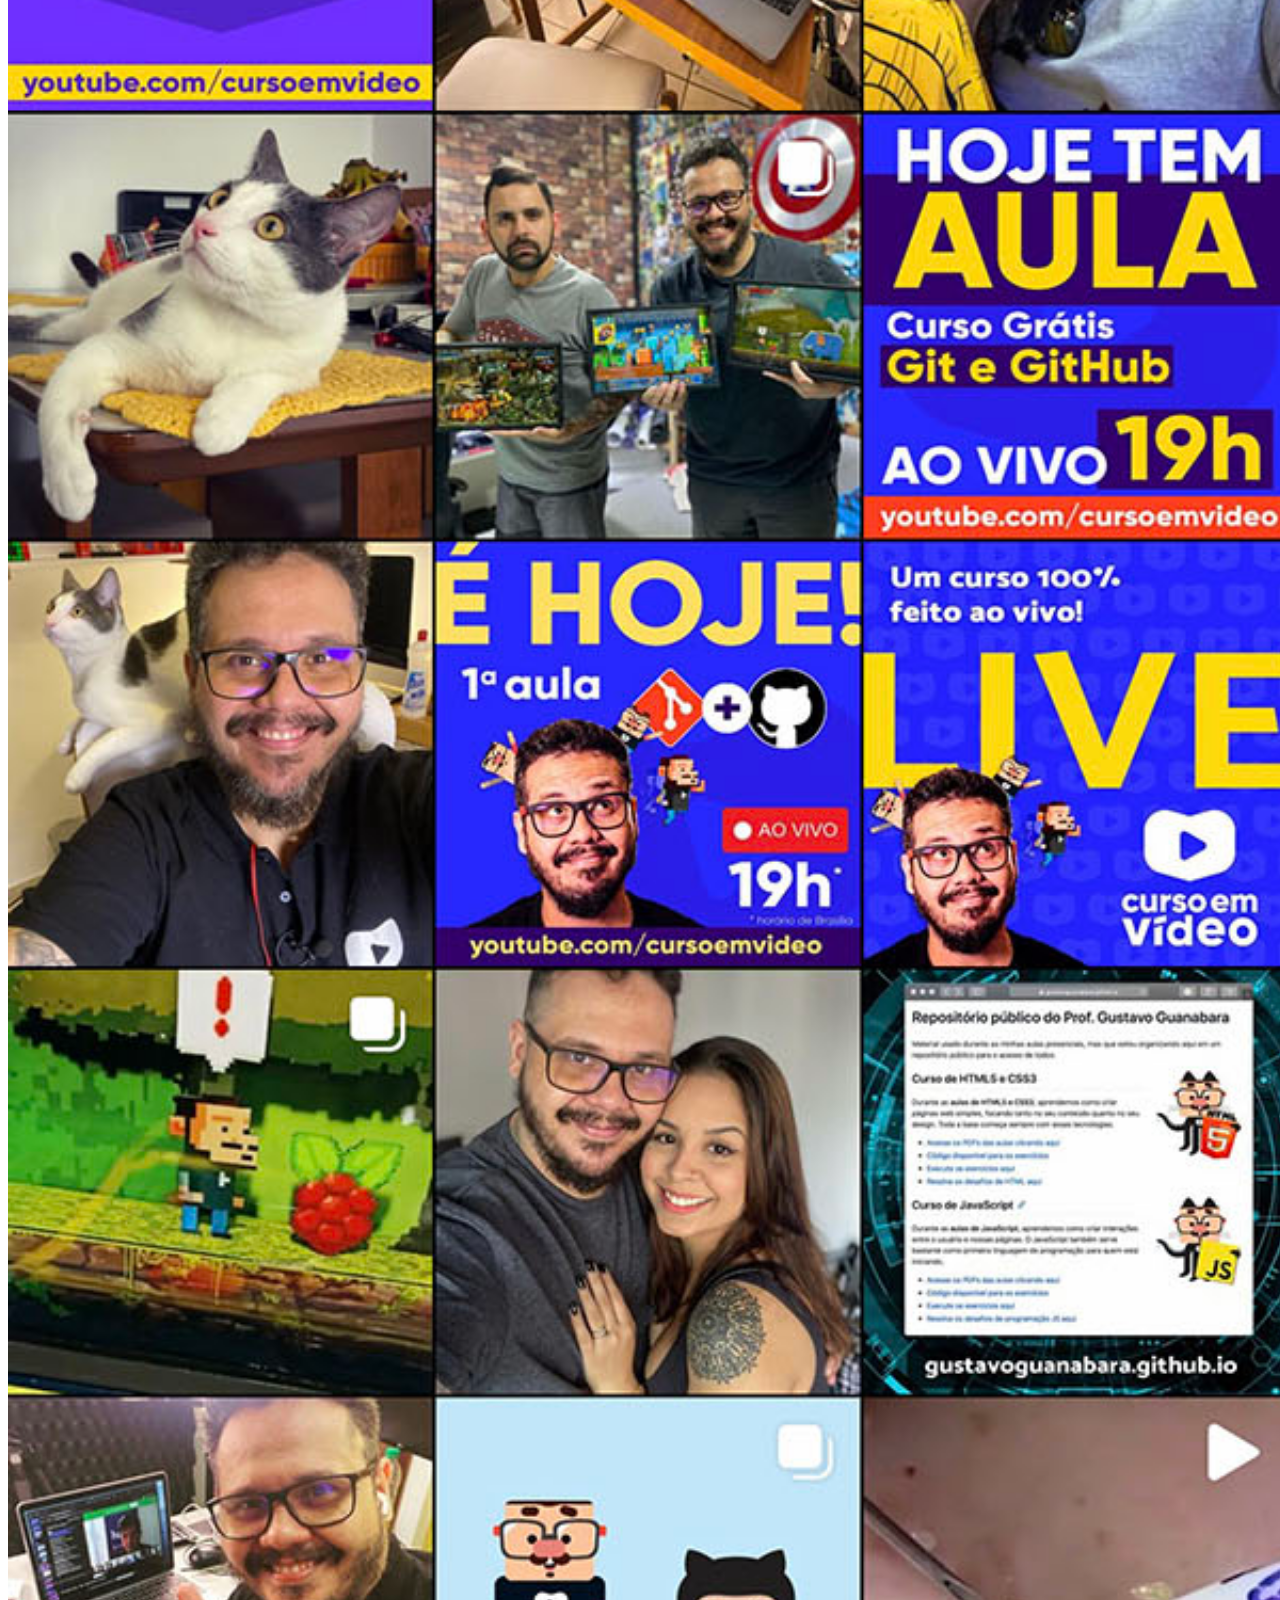
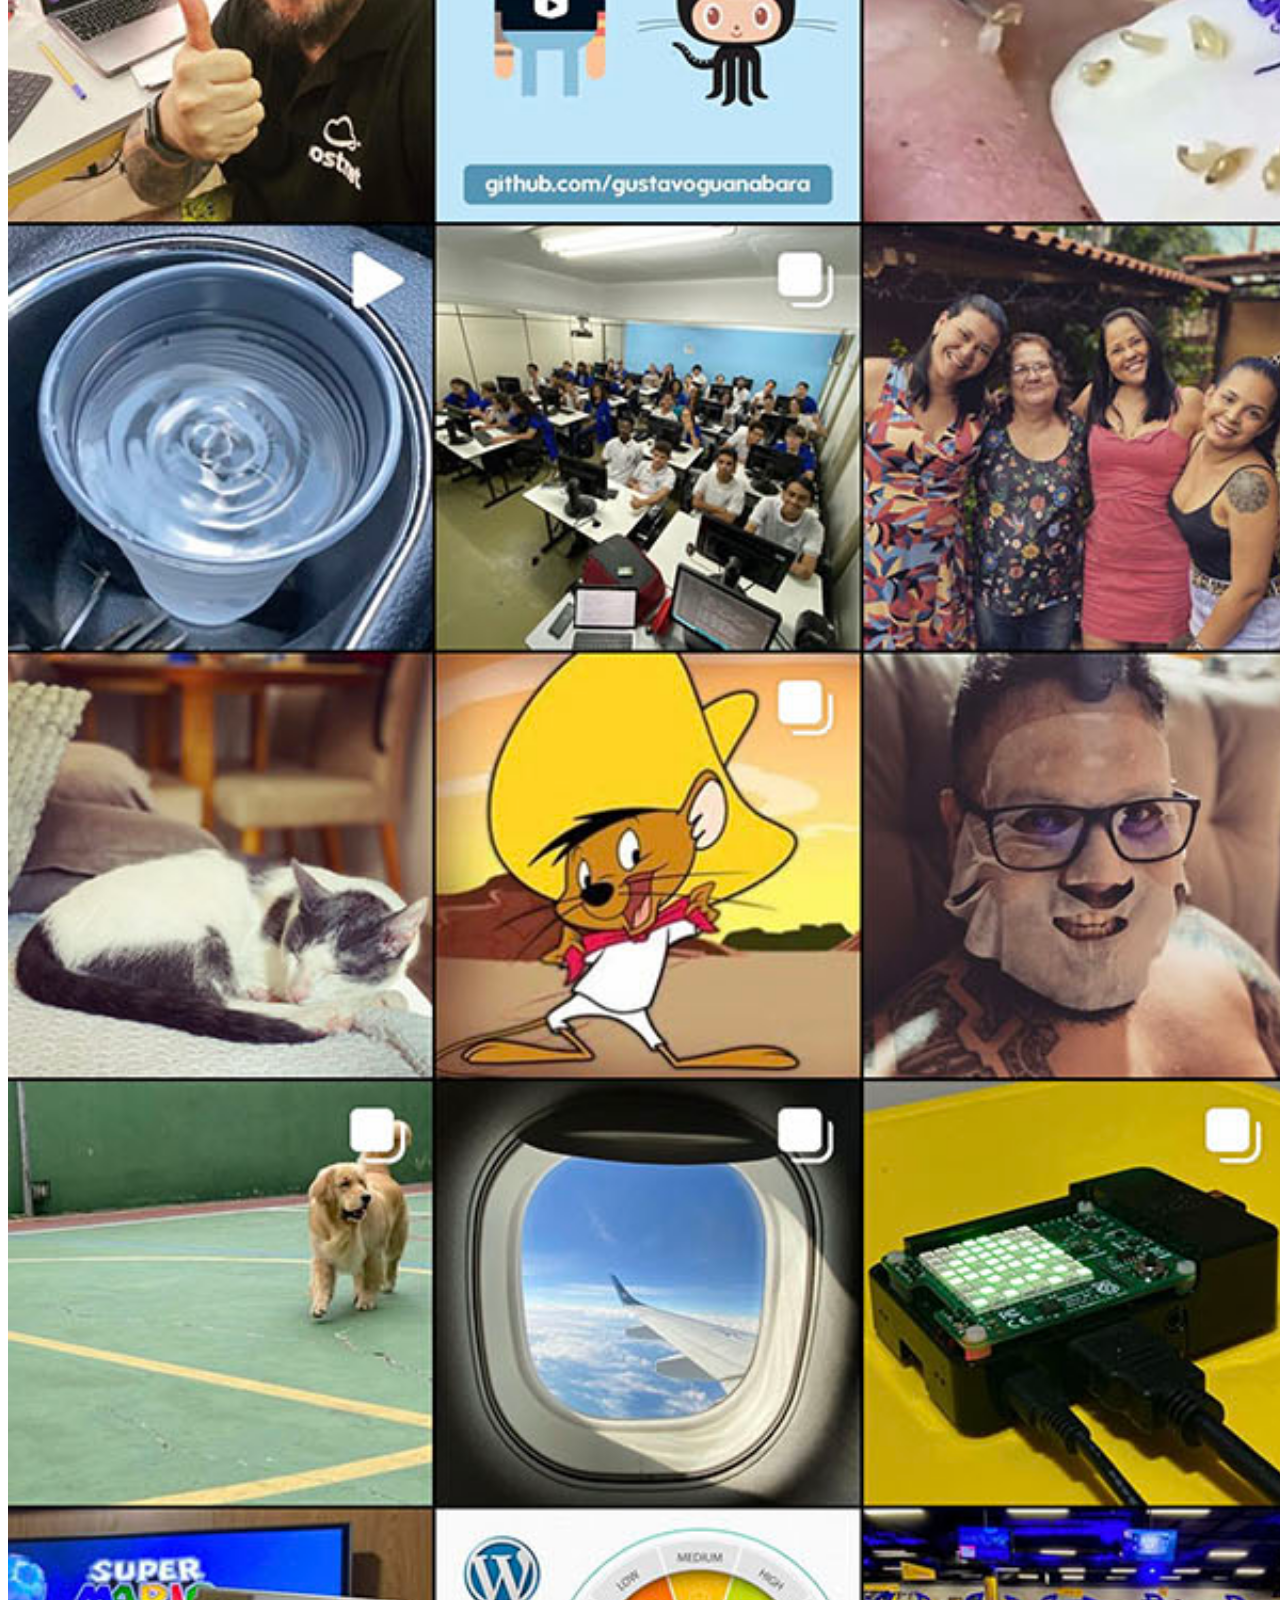
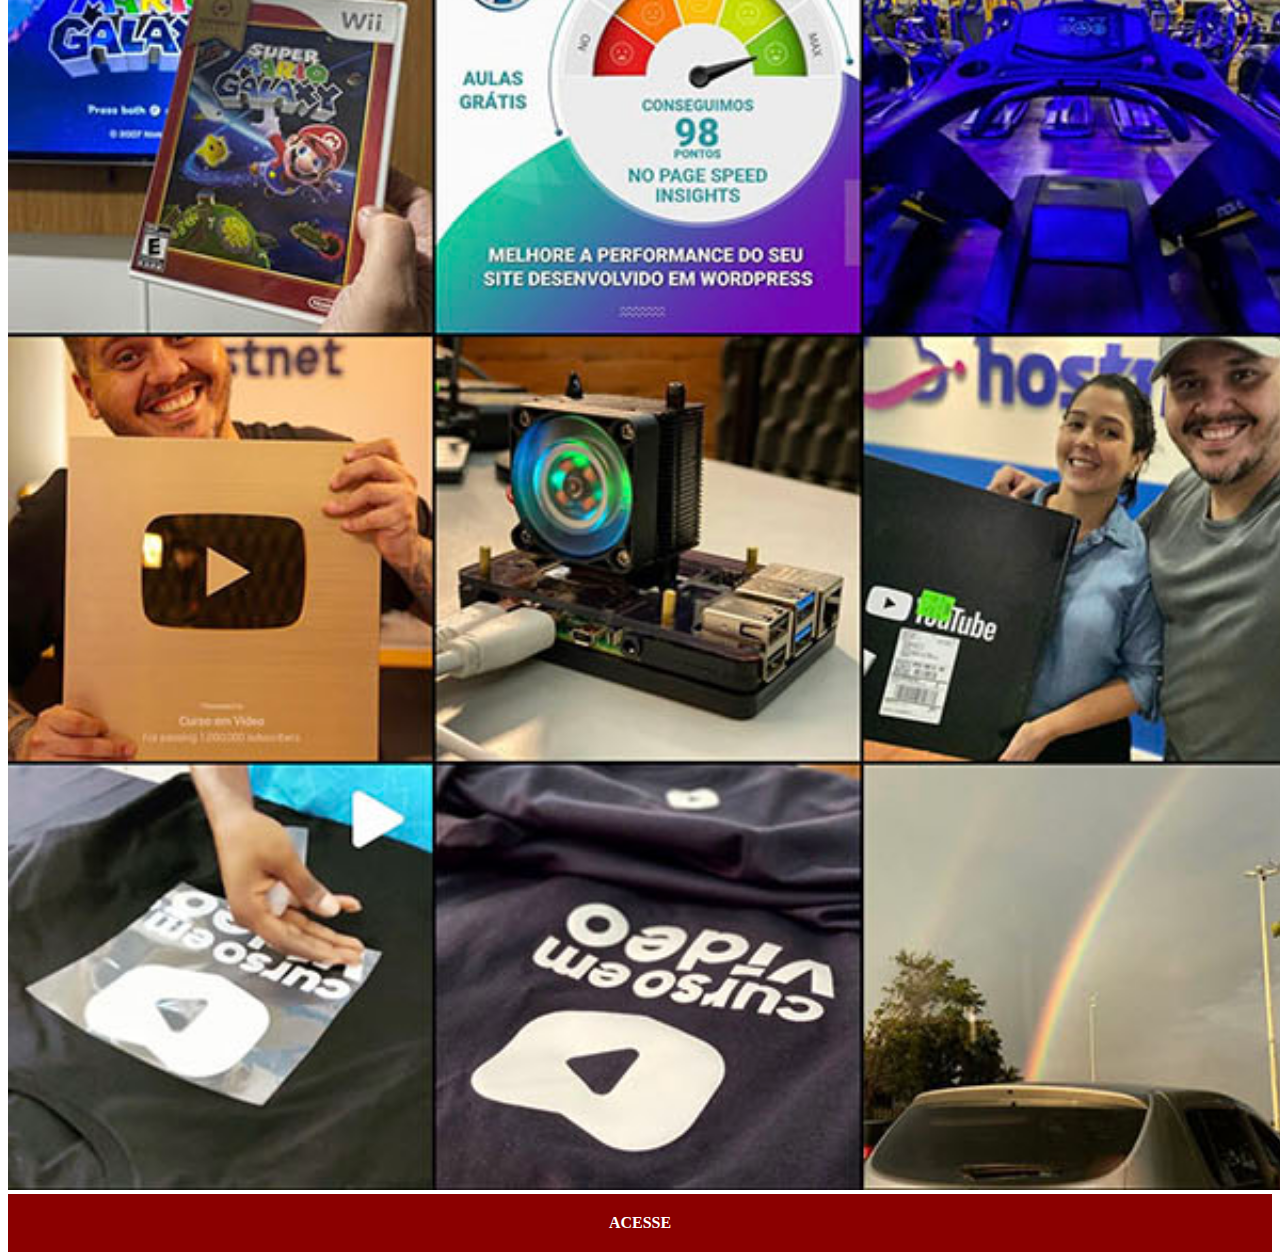
<file: instagram.html>
<!DOCTYPE html>
<html lang="pt-br">
<head>
    <meta charset="UTF-8">
    <meta name="viewport" content="width=device-width, initial-scale=1.0">
    <title>Instagram</title>
    <link rel="stylesheet" href="estilos/social.css">
</head>
<body>
    <img src="imagens/tela-instagram.jpg" alt="Instagram">
    <a href="https://www.instagram.com/" target="_blank">ACESSE</a>
    
</body>
</html>
</file>
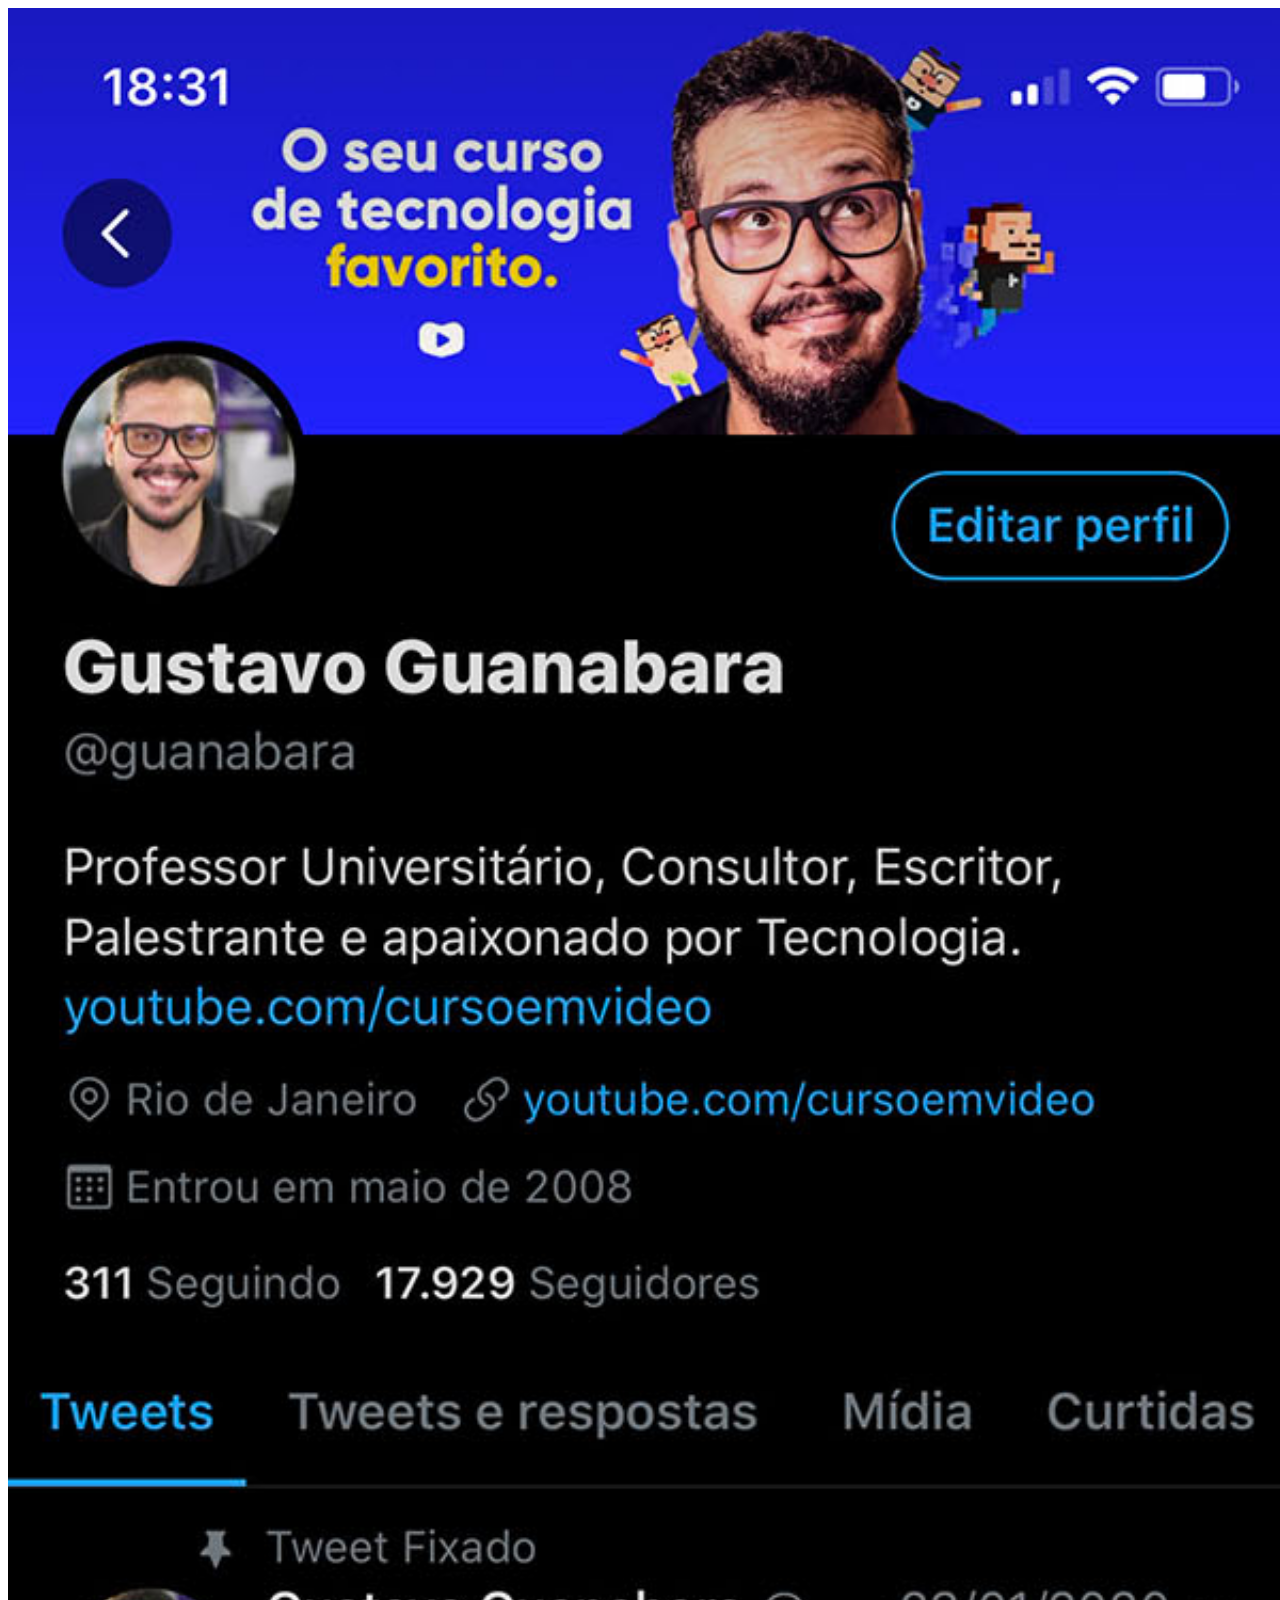
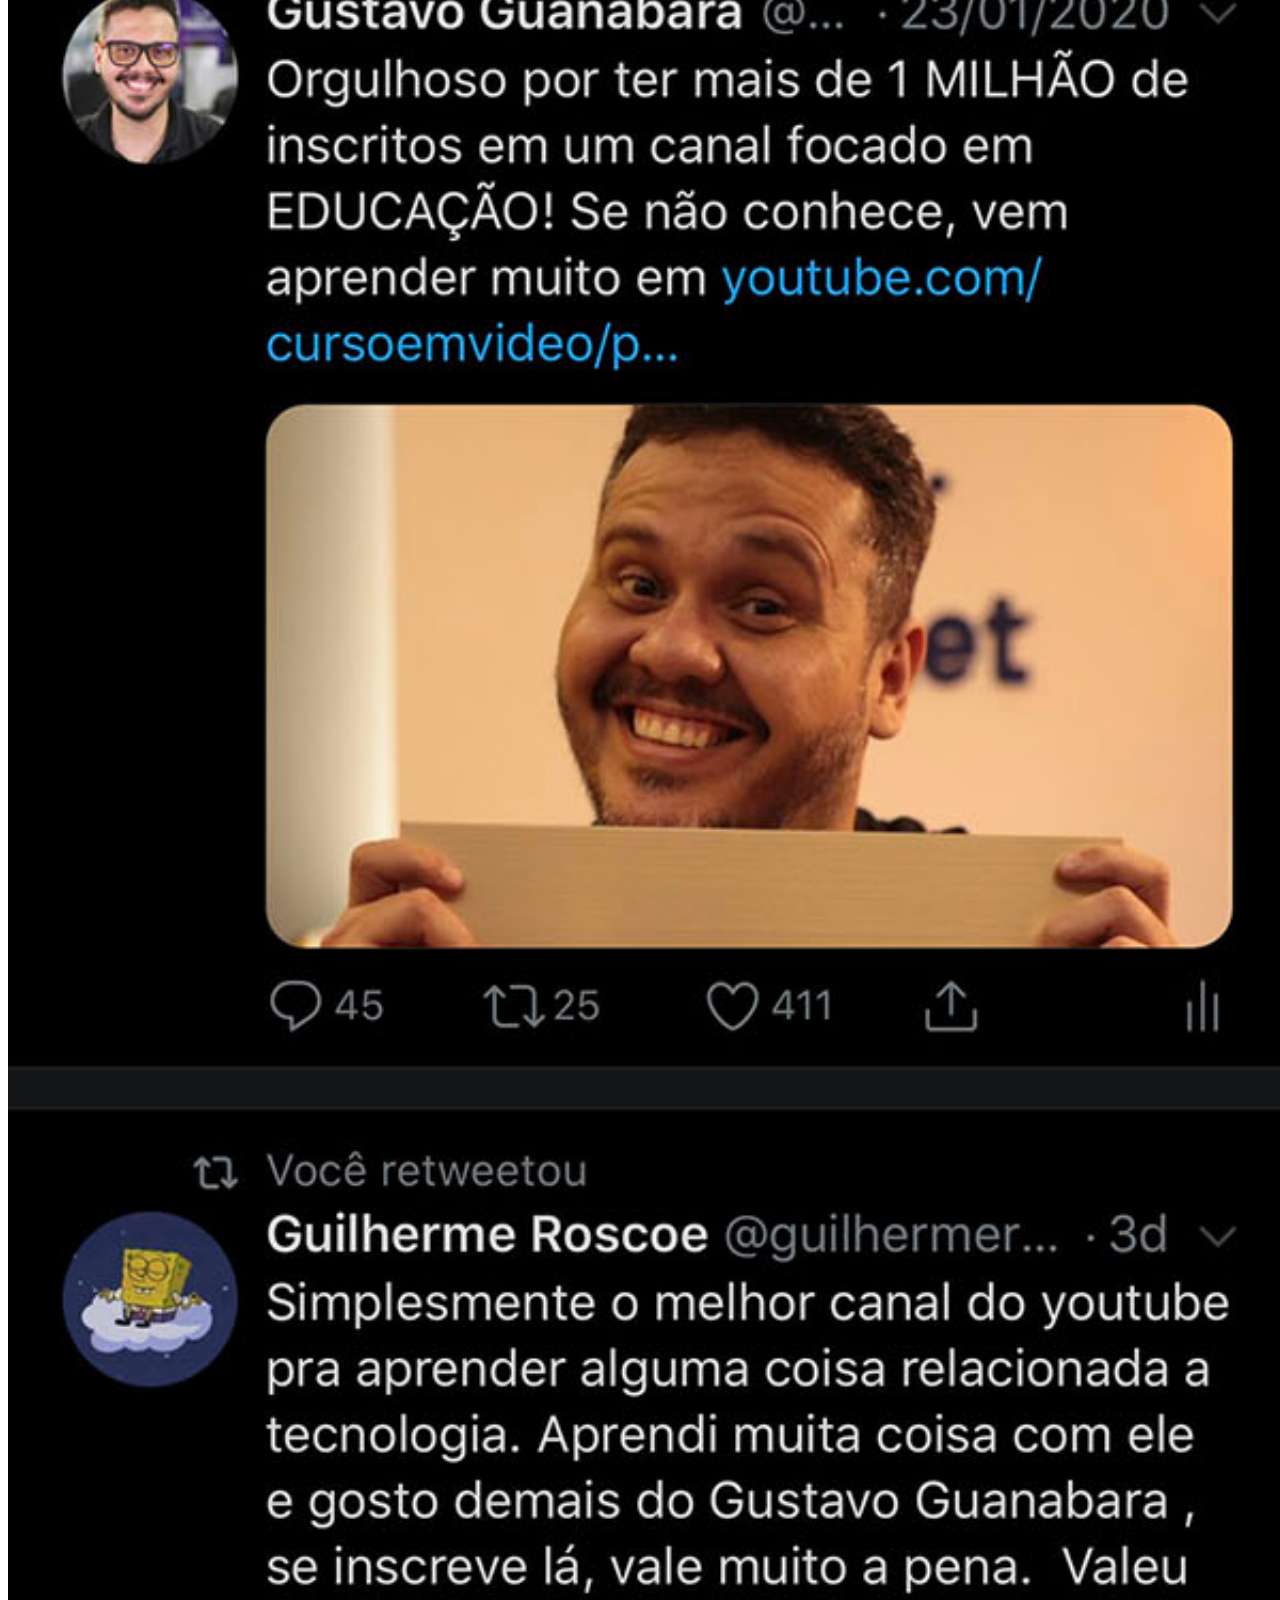
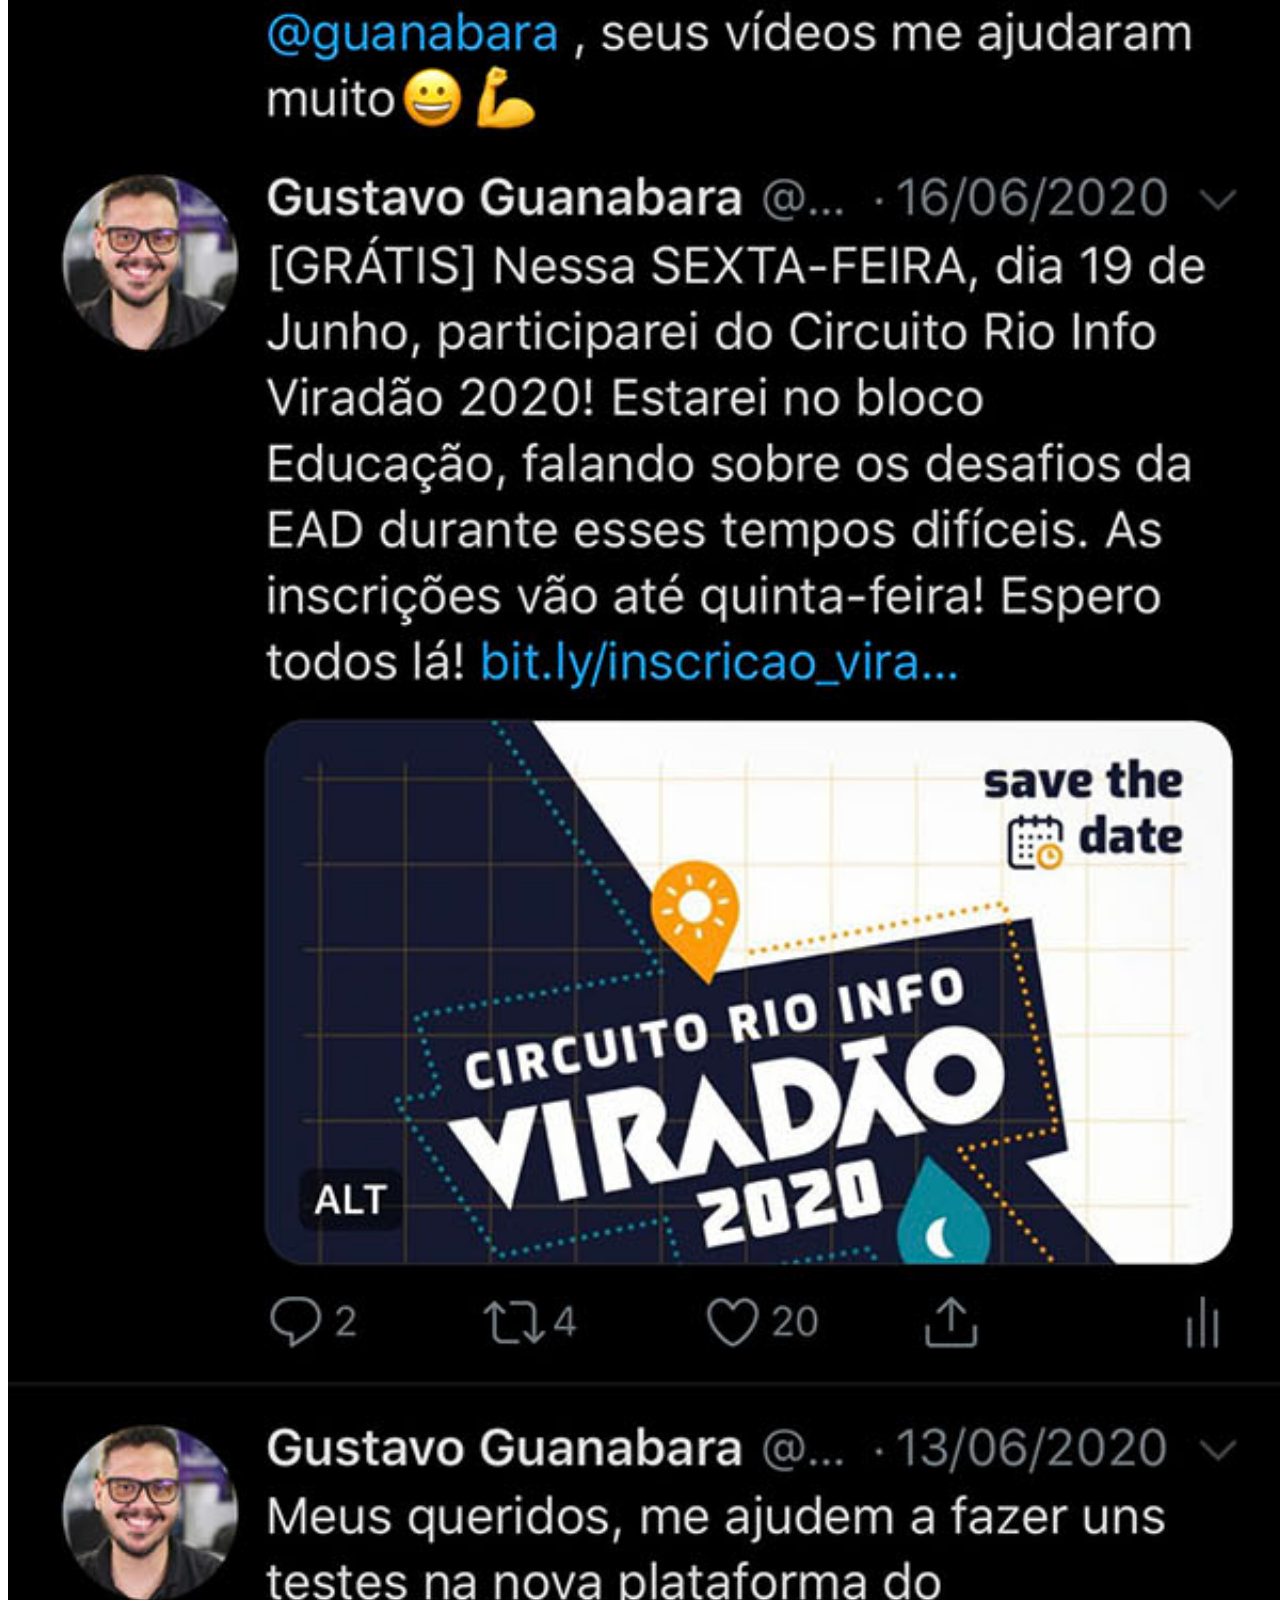
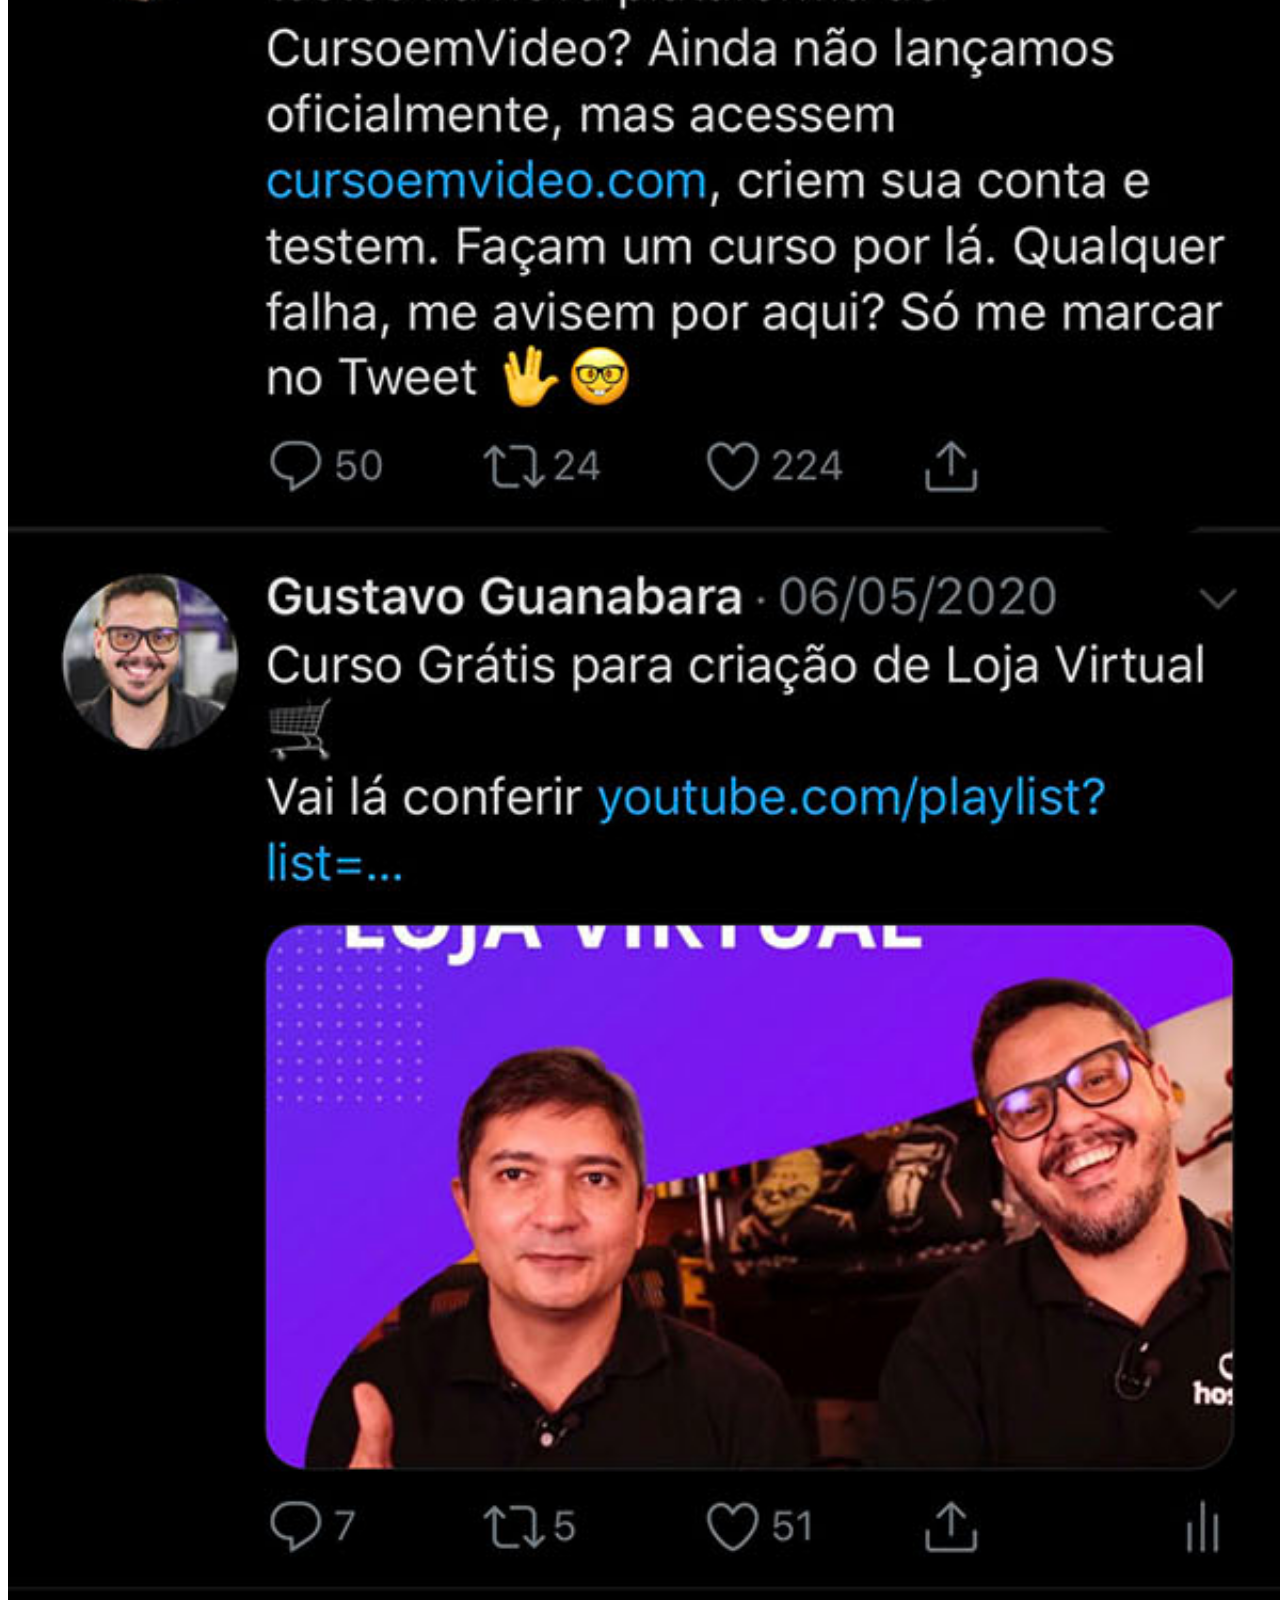
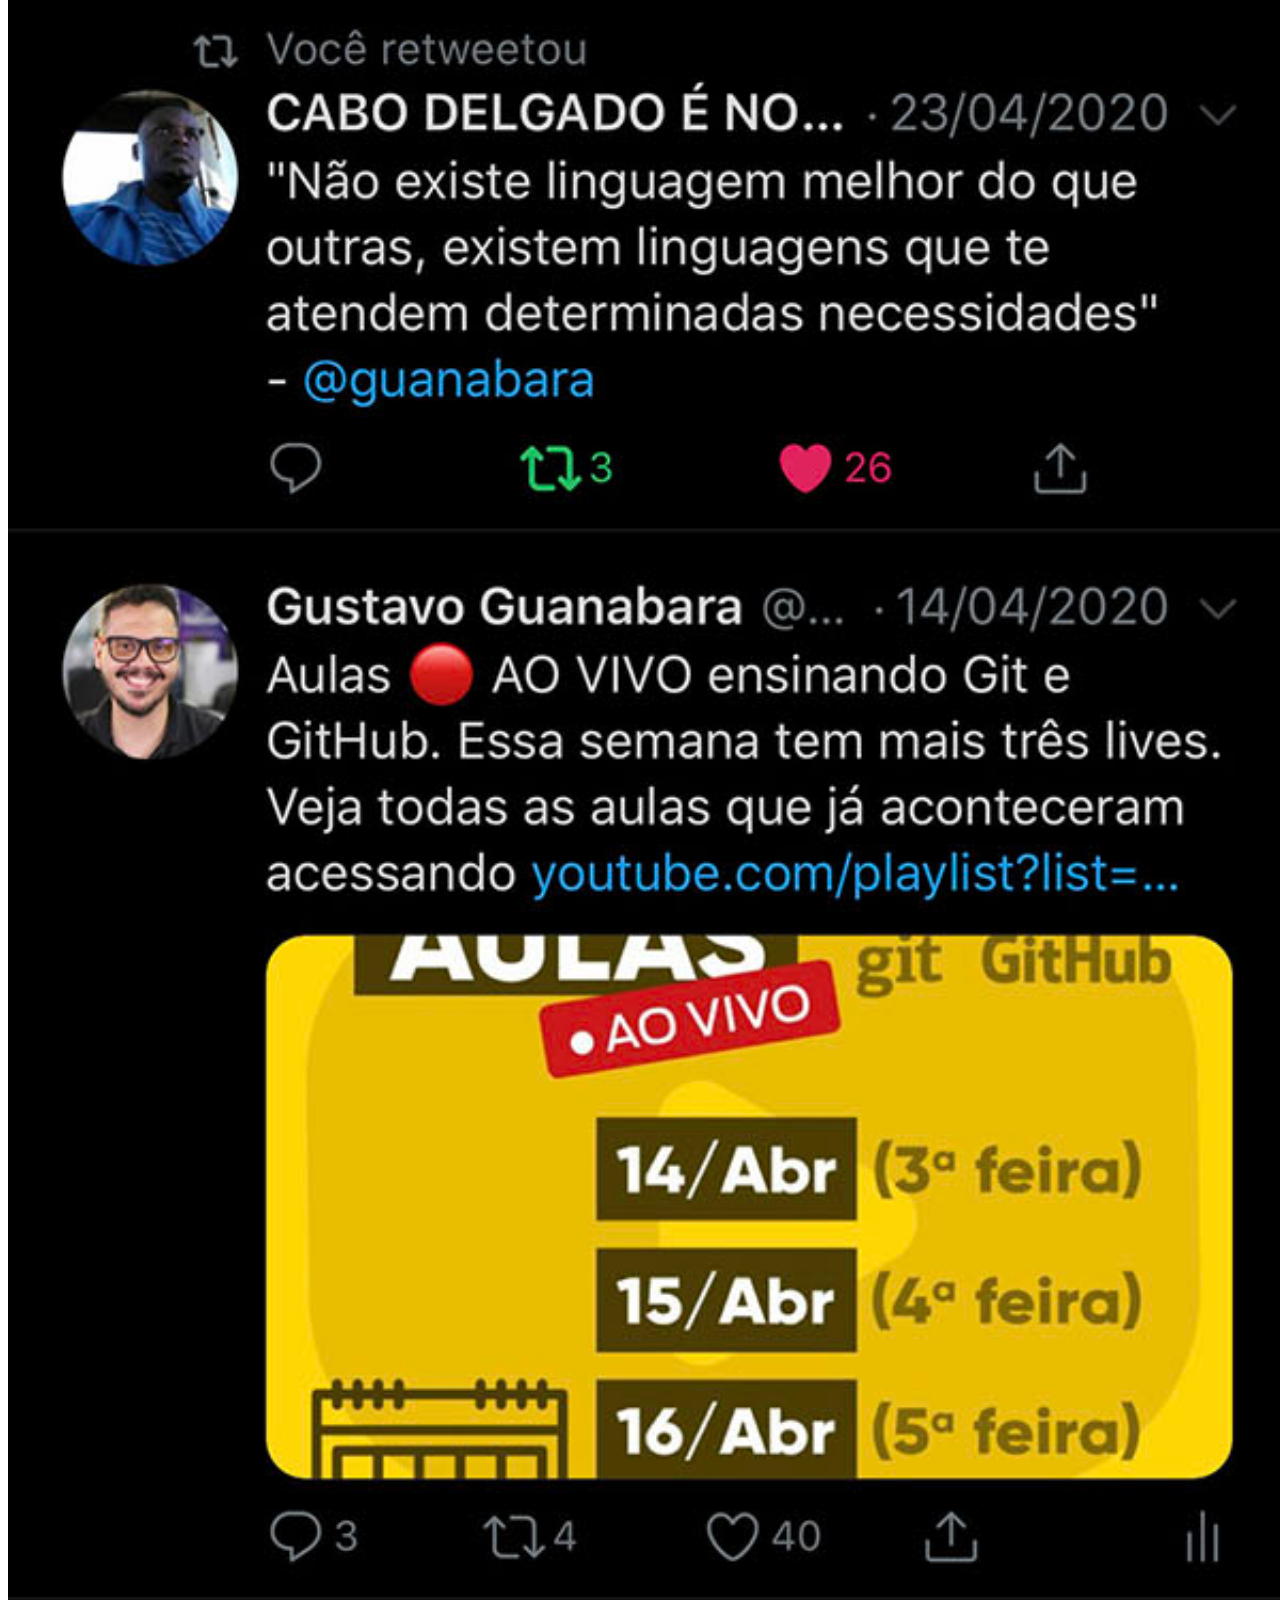
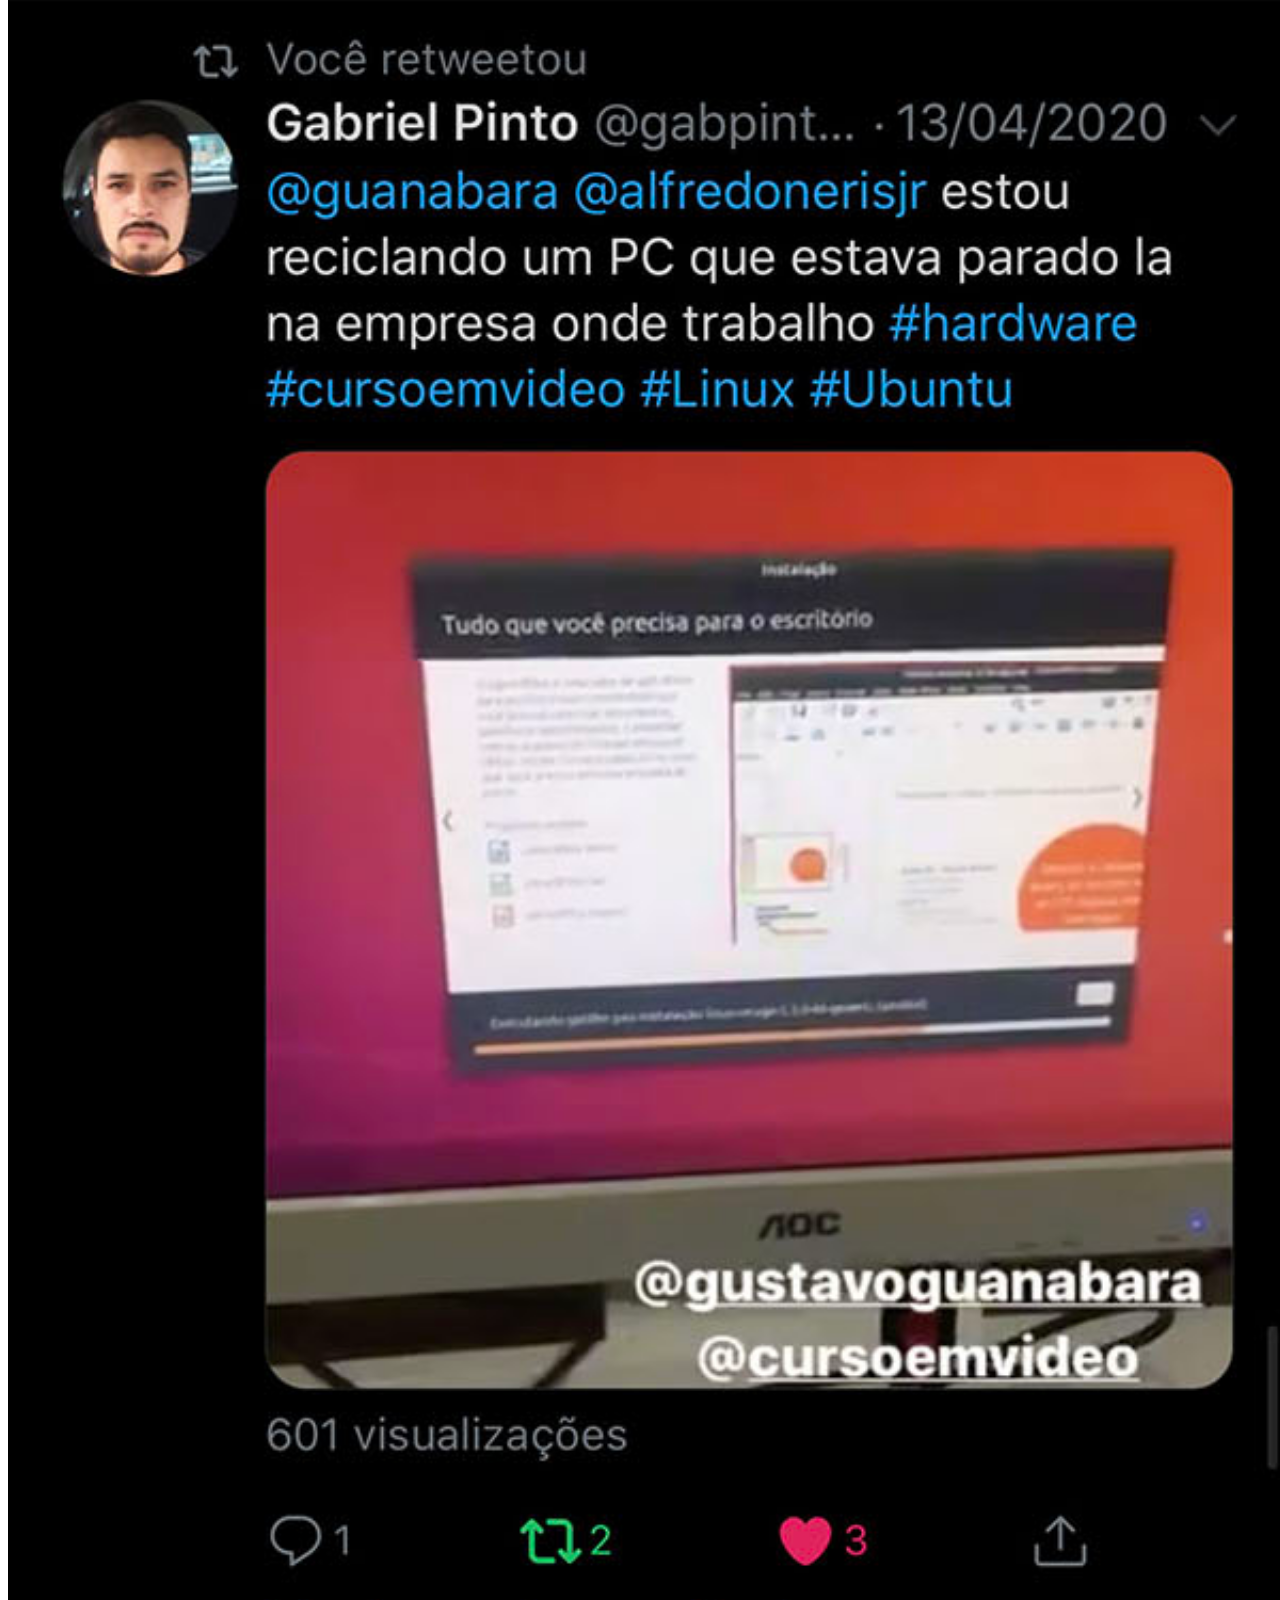
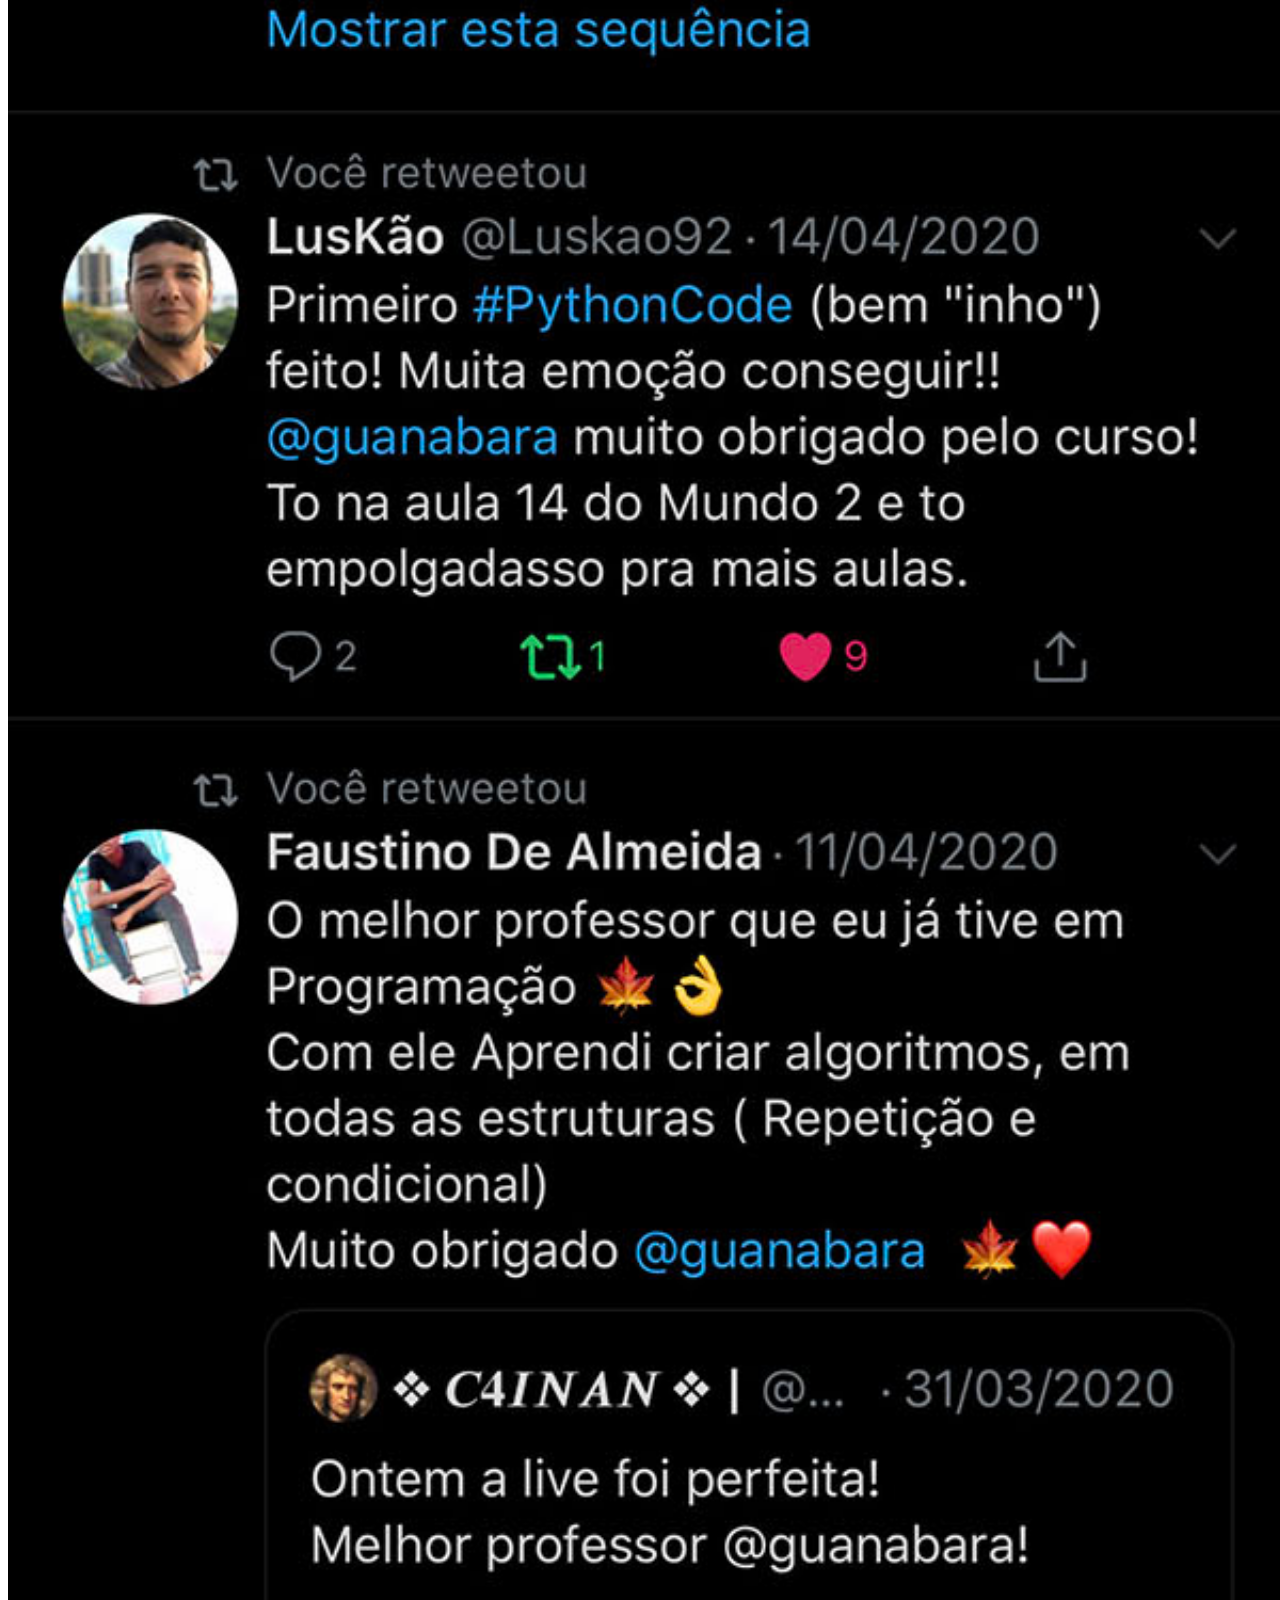
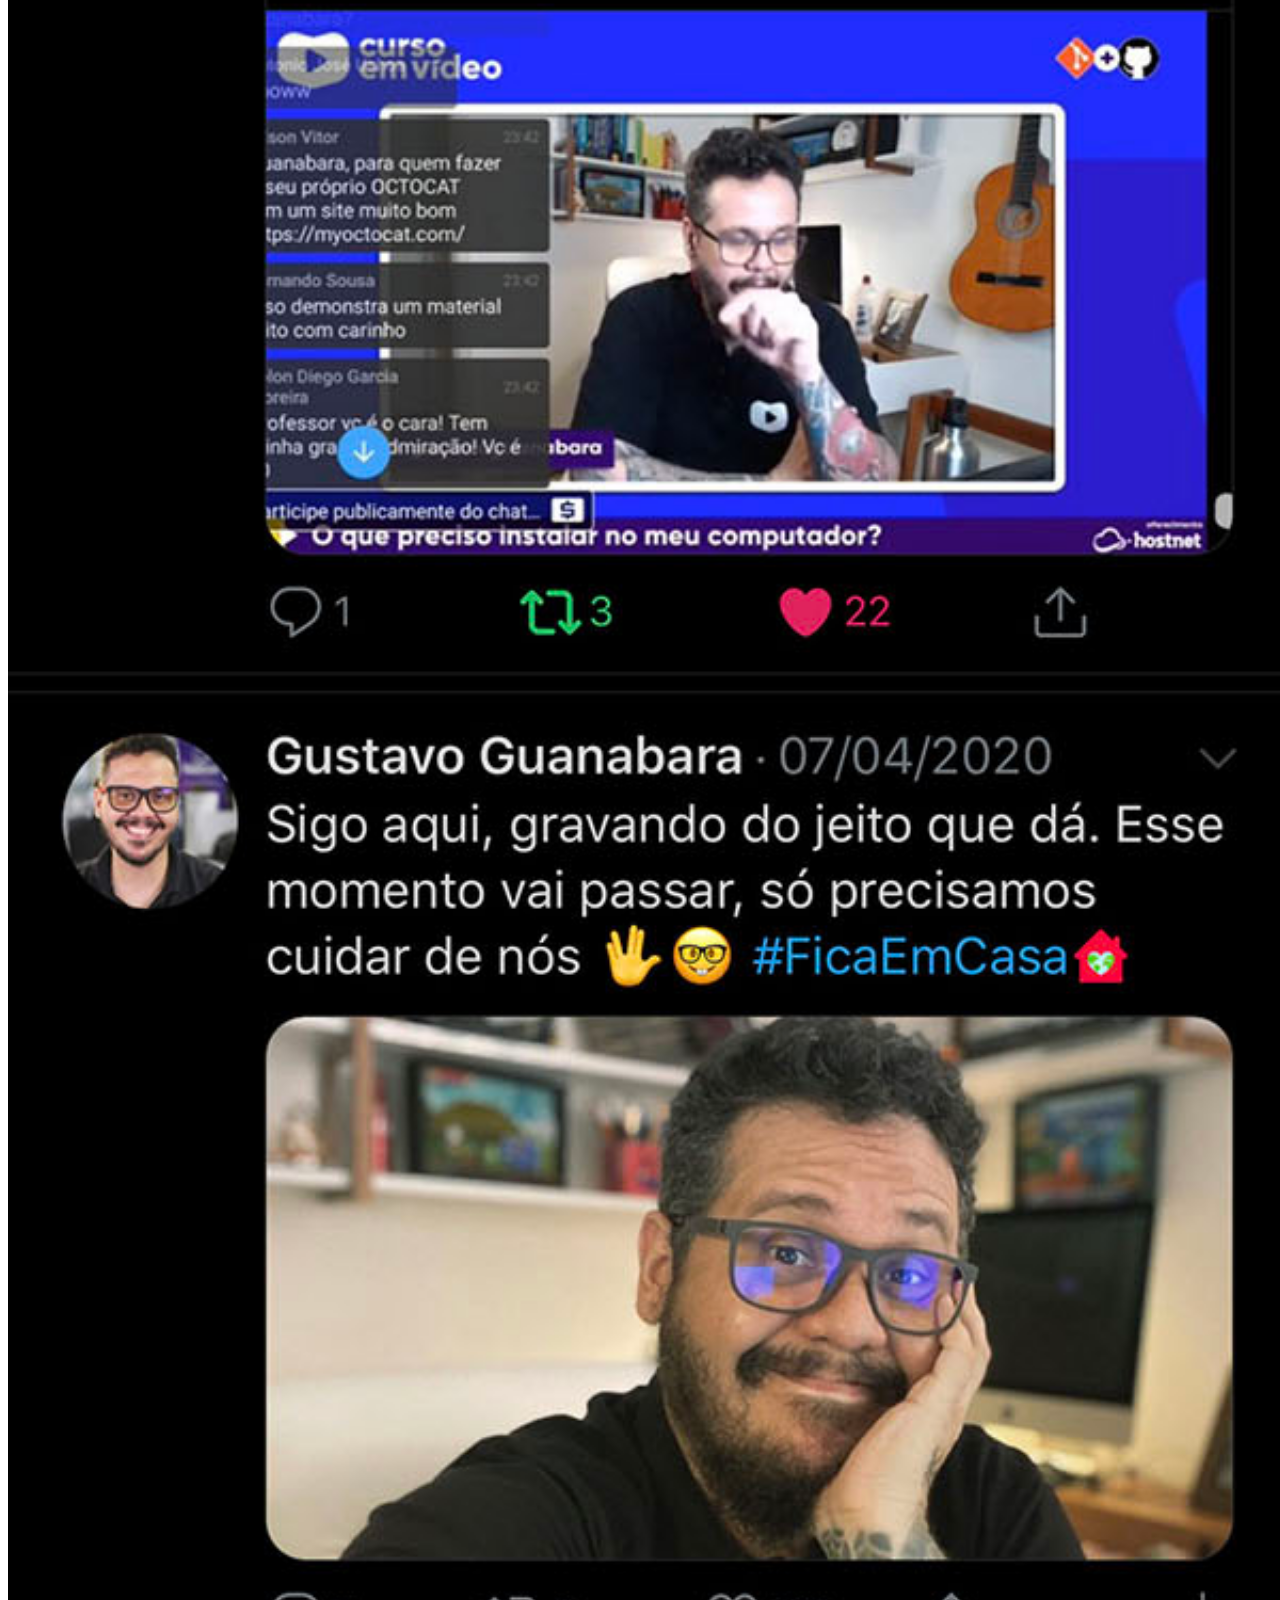
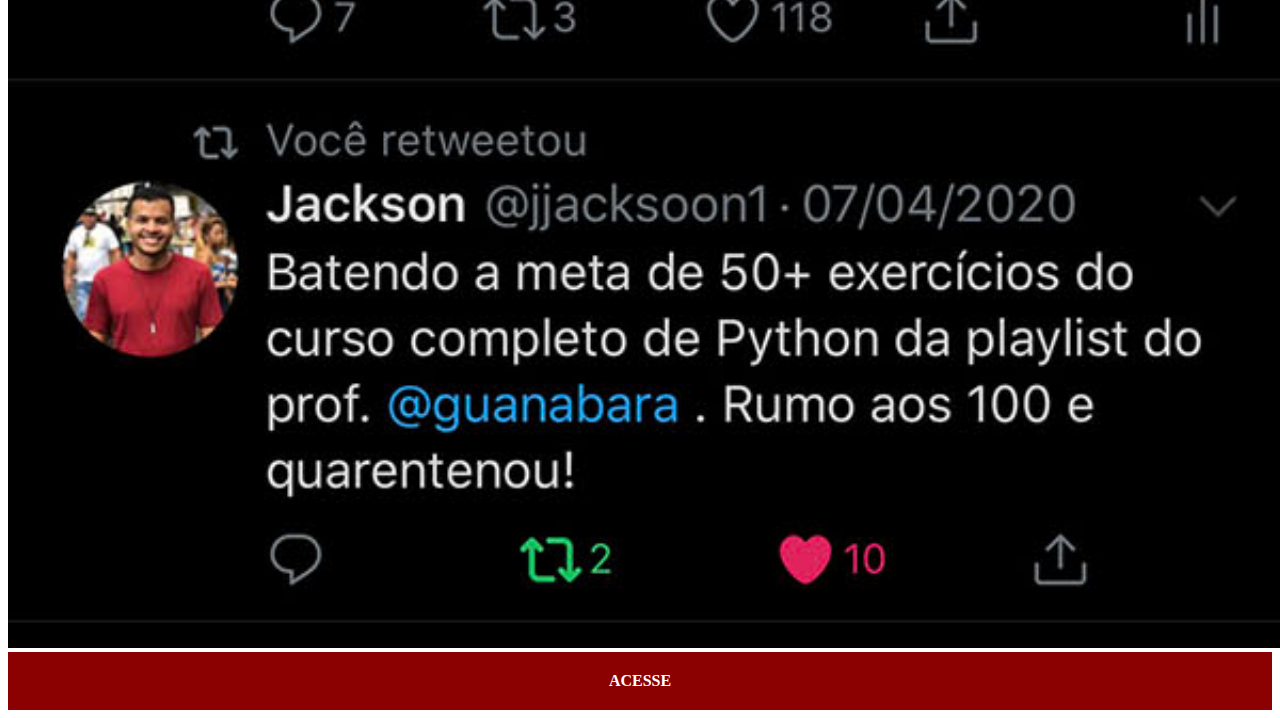
<file: twitter.html>
<!DOCTYPE html>
<html lang="pt-br">
<head>
    <meta charset="UTF-8">
    <meta name="viewport" content="width=device-width, initial-scale=1.0">
    <title>Twitter</title>
    <link rel="stylesheet" href="estilos/social.css">
</head>
<body>
    <img src="imagens/tela-twitter.jpg" alt="Twitter">
    <a href="https://twitter.com/TihSutcliffe" target="_blank">ACESSE</a>
    
</body>
</html>
</file>
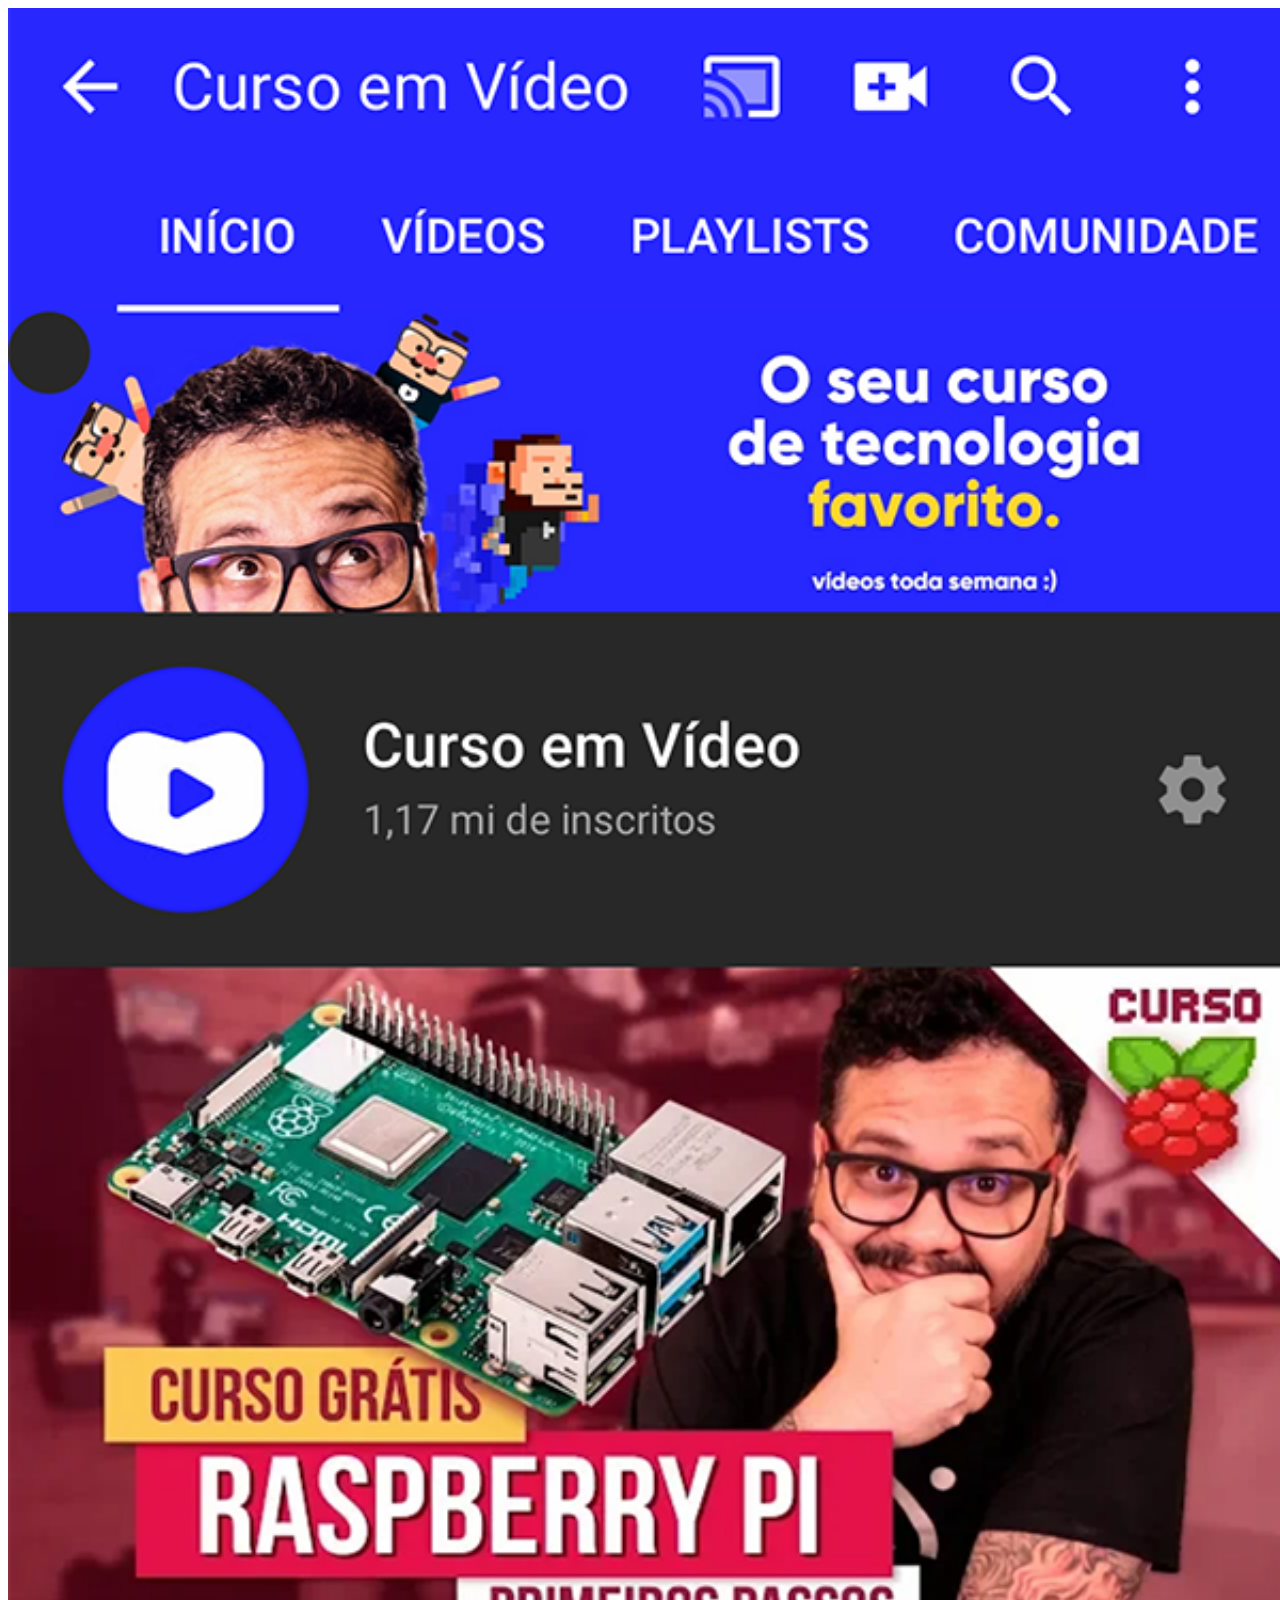
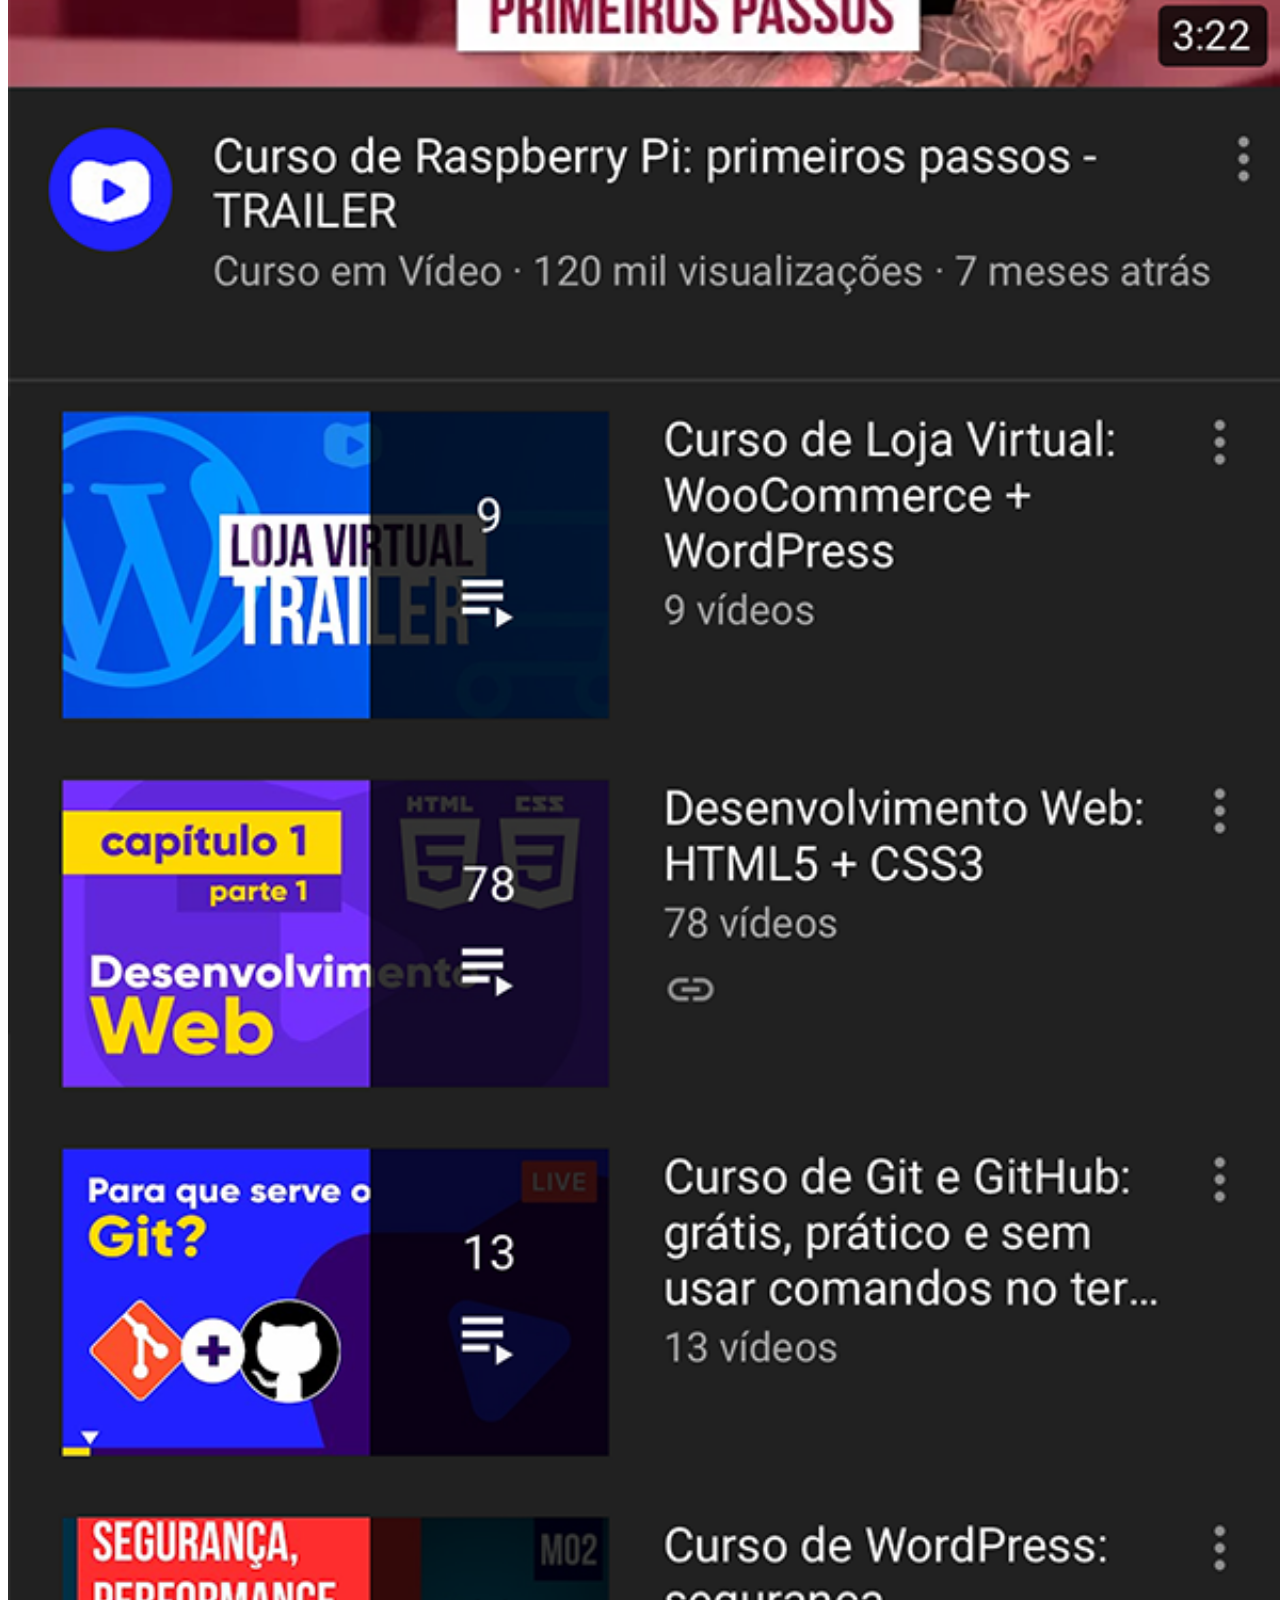
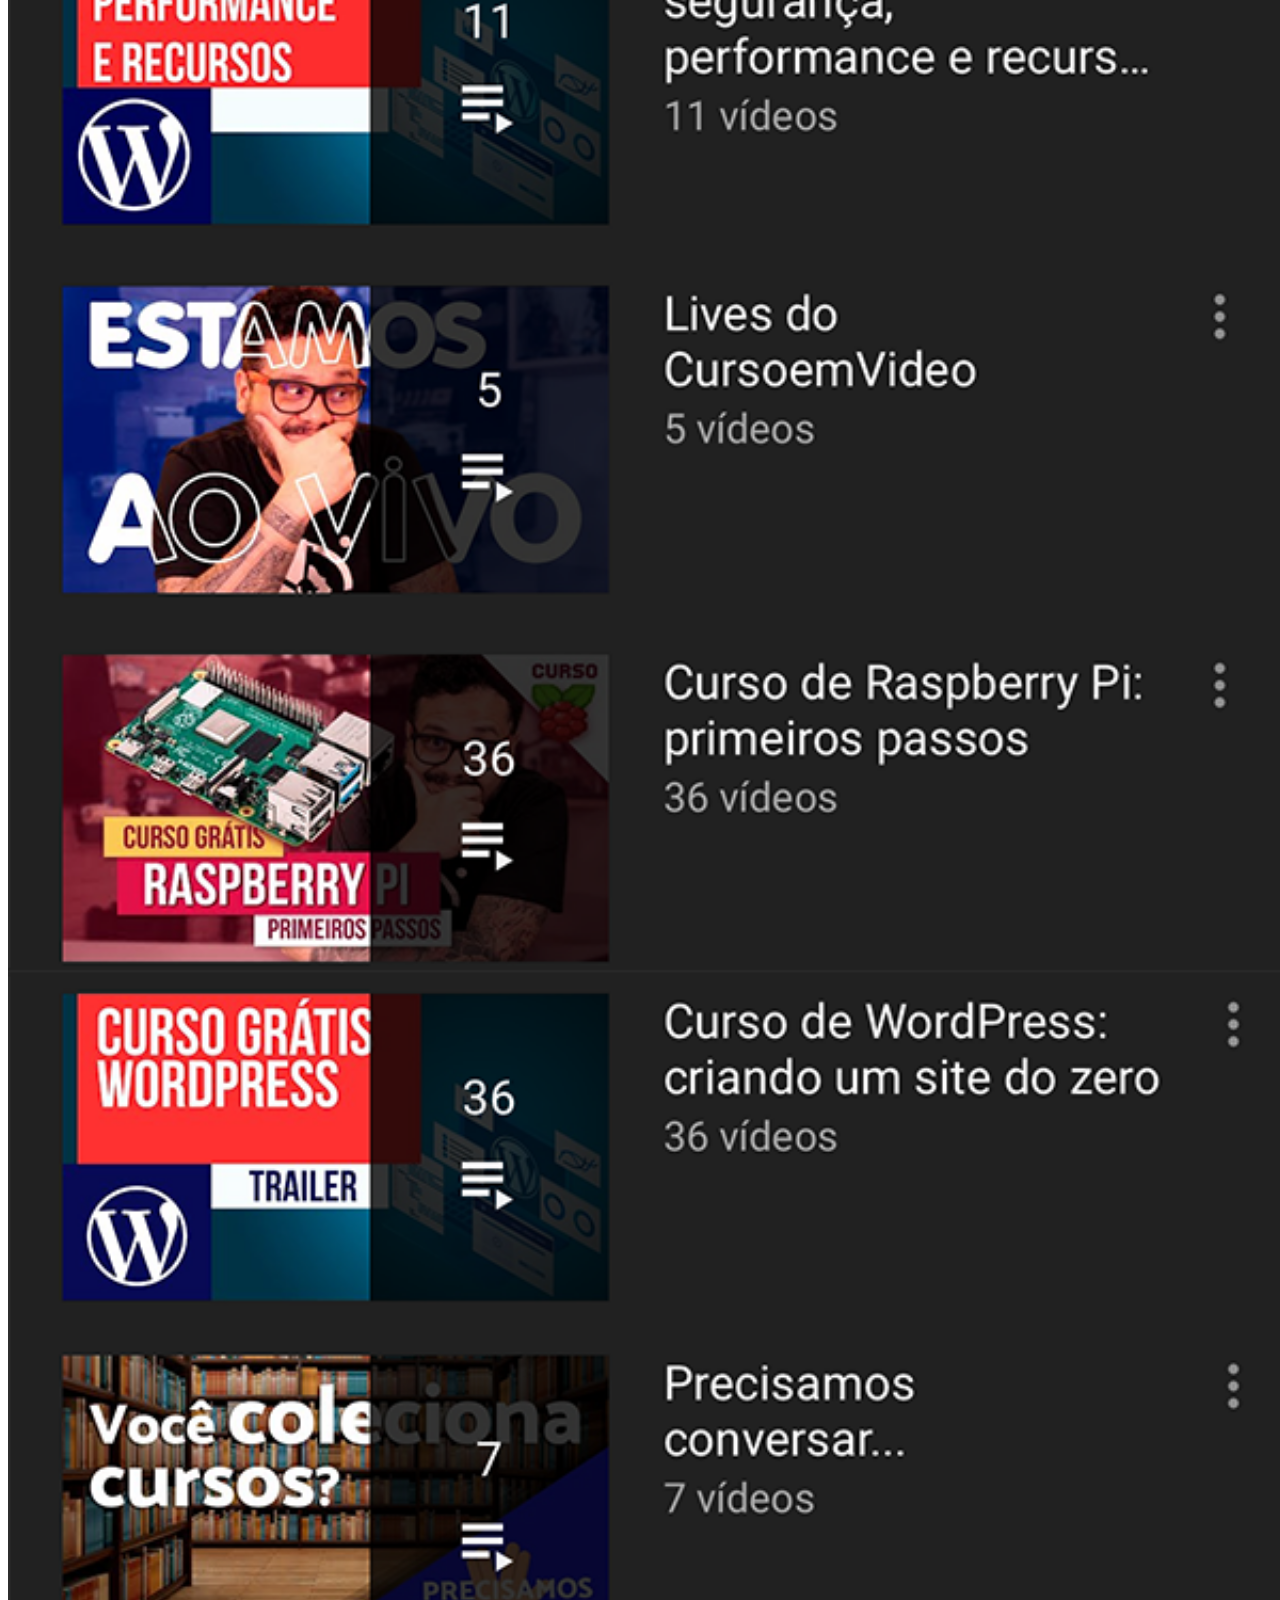
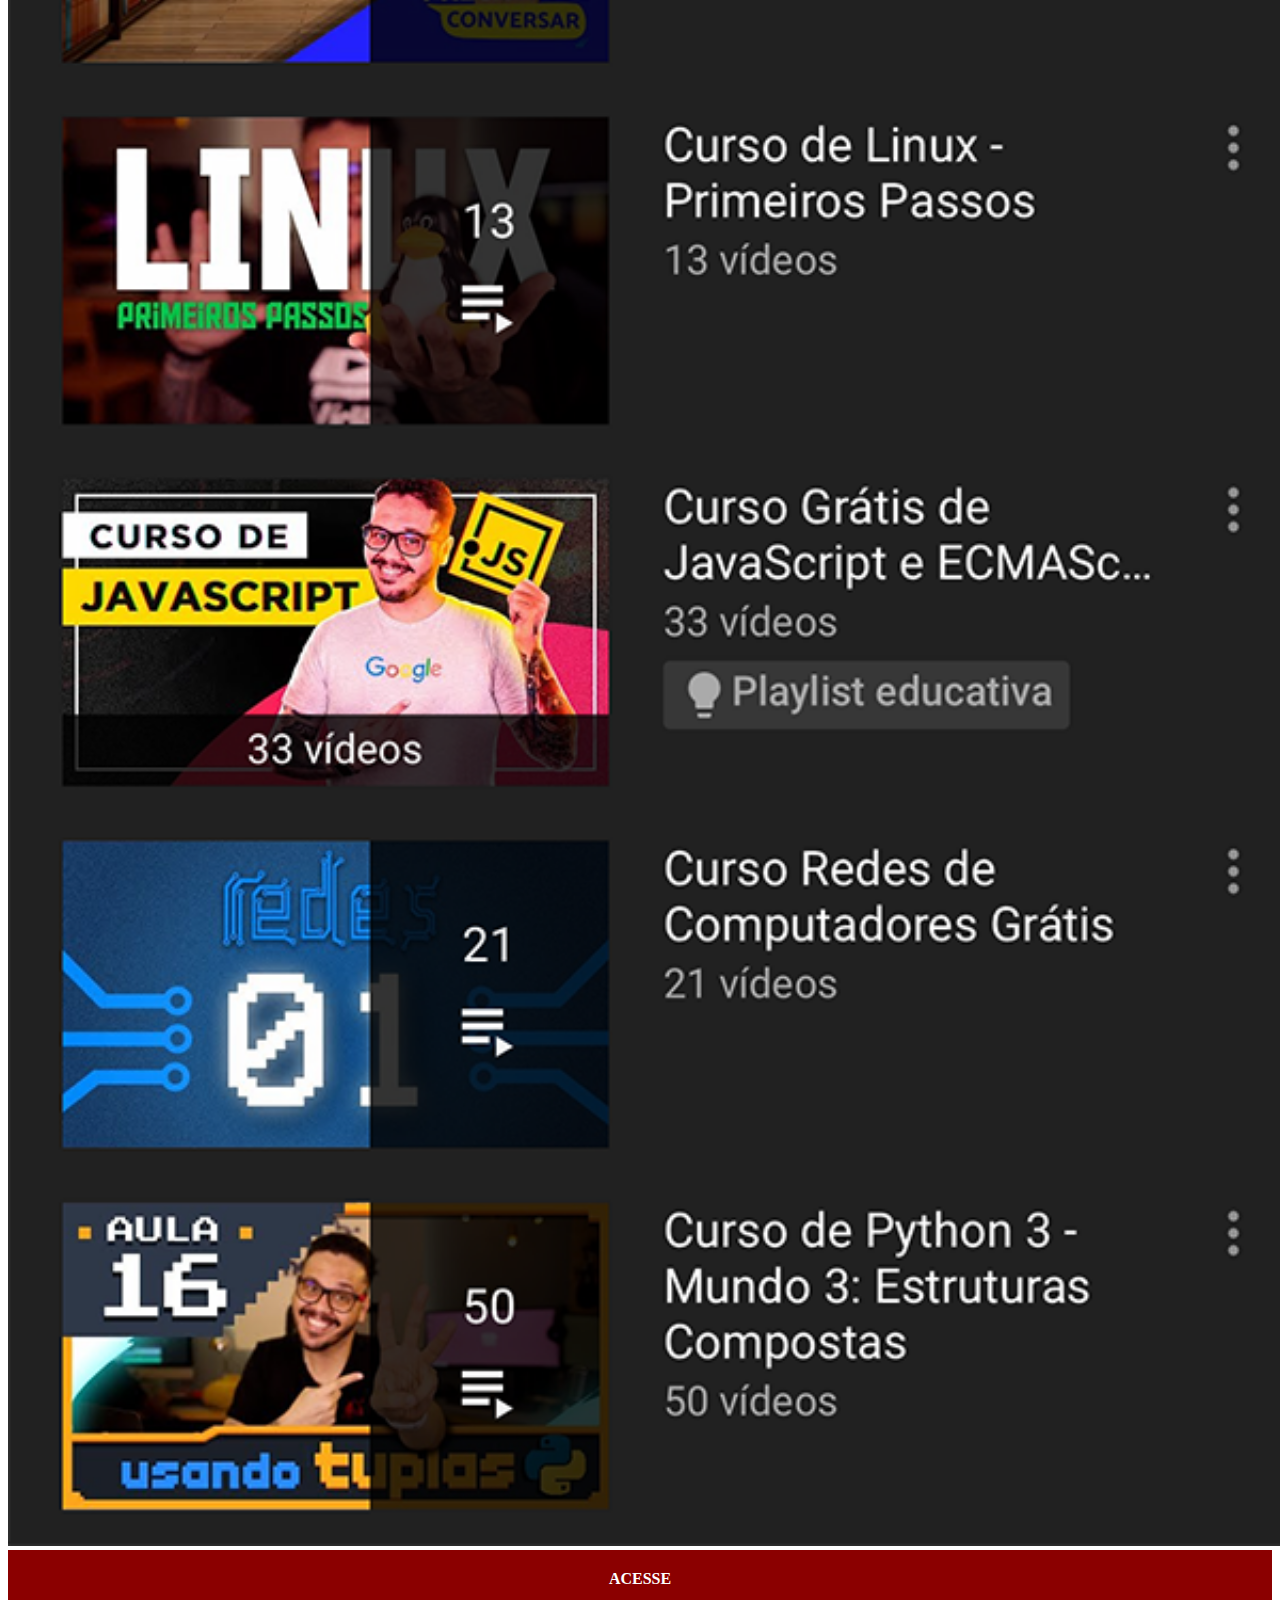
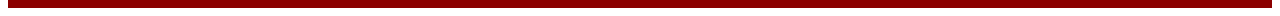
<file: youtube.html>
<!DOCTYPE html>
<html lang="pt-br">
<head>
    <meta charset="UTF-8">
    <meta name="viewport" content="width=device-width, initial-scale=1.0">
    <title>Youtube</title>
    <link rel="stylesheet" href="estilos/social.css">
</head>
<body>
    <img src="imagens/tela-youtube.png" alt="YouTube">
    <a href="https://www.youtube.com/@CursoemVideo/playlists" target="_blank">ACESSE</a>
    
</body>
</html>
</file>
<file: estilos/style.css>
@charset "UTF-8";

* {
    margin: 0px;
    padding: 0px;
    font-family: Arial, Helvetica, sans-serif;
}

html, body {
    height: 100vh;
    width: 100vw;
    background-color: black;
}

body {
    background: url('../imagens/fundo-madeira.jpg') no-repeat top center;
    background-size: cover;
    background-attachment: fixed;
}

main {
    position: relative;
    height: 100vh;
    
}

section#telefone {
    position: absolute;
    top: 50%;
    left: 50%;
    transform: translate(-50%, -50%);

    height: 627px;
    width: 311px;
    background: url('../imagens/frame-iphone.png') no-repeat;
}

iframe#tela {
    position: relative;
    top: 80px;
    left: 22px;
    width: 267px;
    height: 471px;

}

section#redes-sociais {
    text-align: right;
}

section#redes-sociais img {
    width: 50px;
    margin: 10px;
    border-radius: 50%;
    box-shadow: 2px 2px 5px rgba(0, 0, 0, 0.400);
    box-sizing: border-box;
   
}

section#redes-sociais img:hover{
    border: 2px solid rgba(255, 255, 255, 0.637);
    transform: translate(-3px, -3px);
    box-shadow: 5px 5px 10px rgba(0, 0, 0, 0.605);
    transition: transform 0.5s, border 1s;
}
</file>
<file: estilos/social.css>
#charset "UTF-8";

* {
    margin: 0px;
    padding: 0px;
    font-family: Arial, Helvetica, sans-serif;
}

::-webkit-scrollbar {
    width: 0px;
    height: 0px;
}

img {
    width: 100vw;


}

a {
    display: block;
    background-color: darkred;
    color: white;
    padding: 20px;
    text-align: center;
    font-weight: bolder;
    text-decoration: none;
}

a:hover{
    background-color: red;
}
</file>
